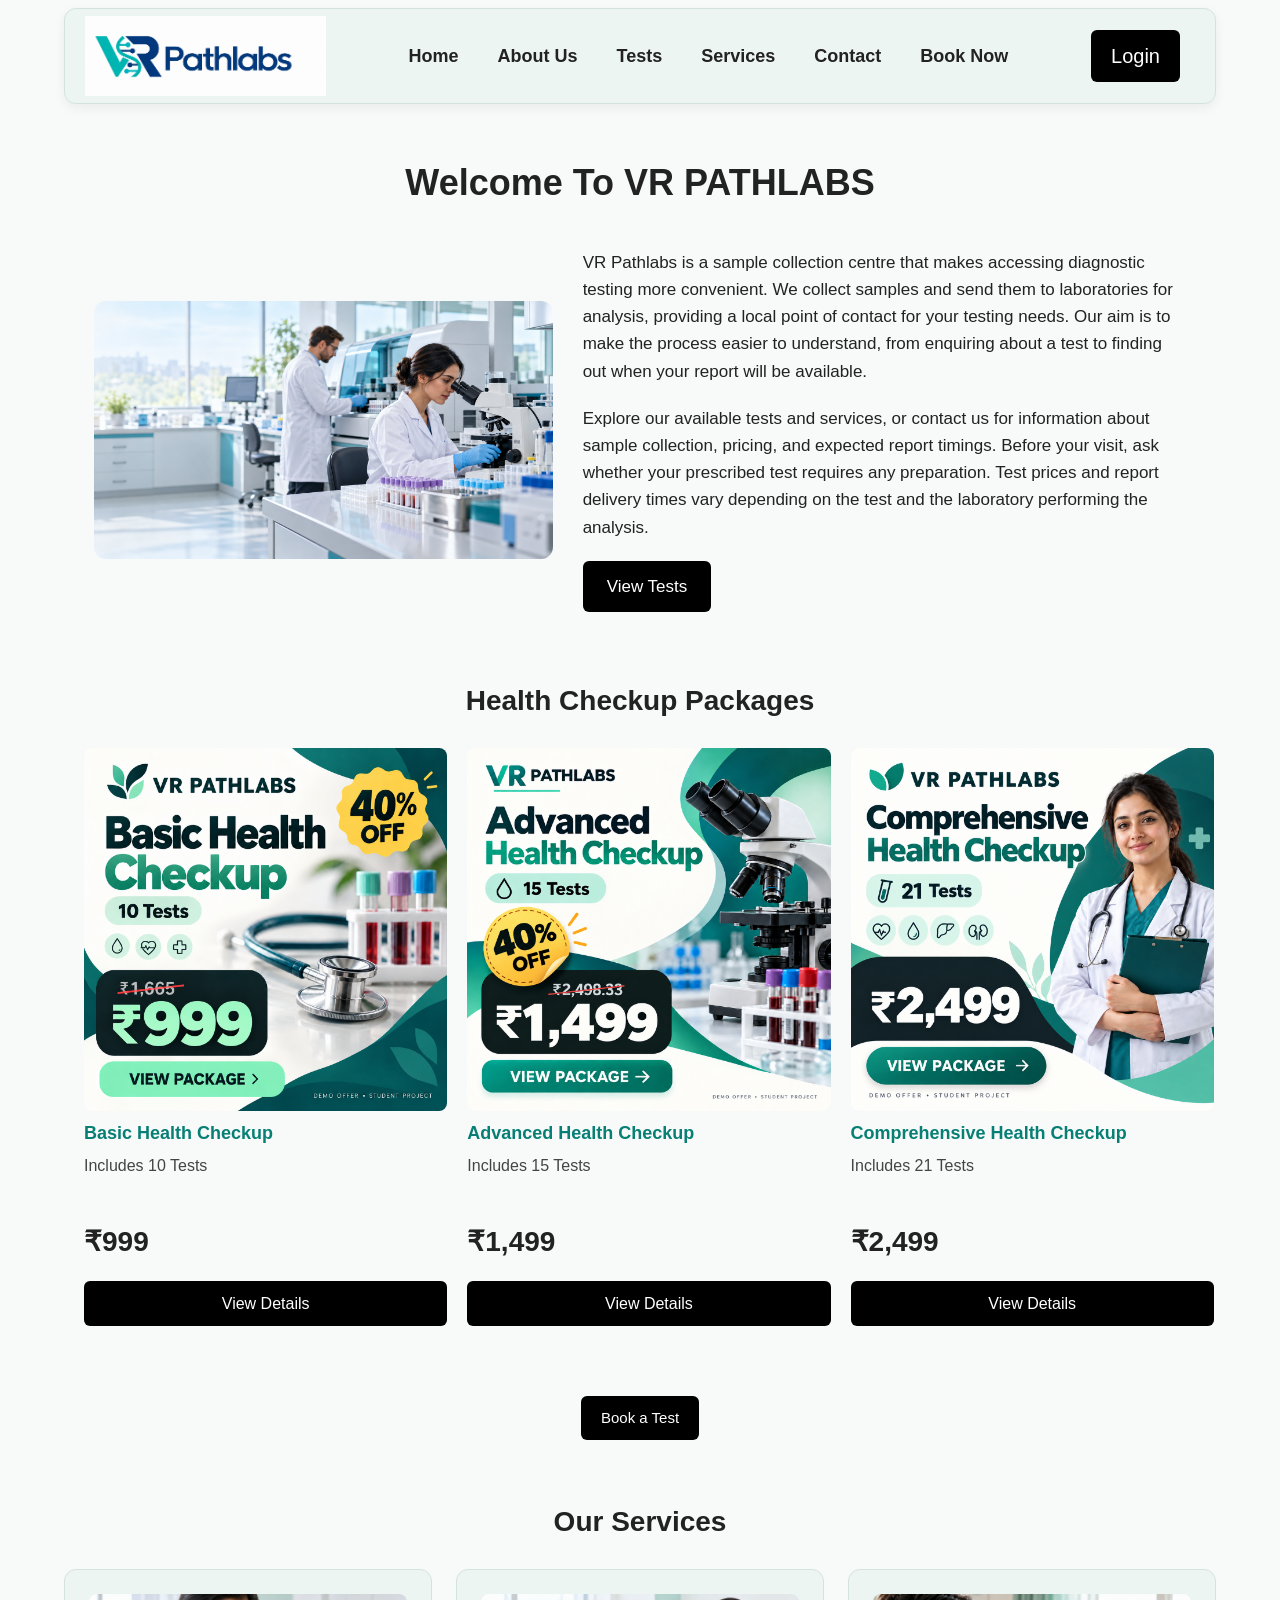
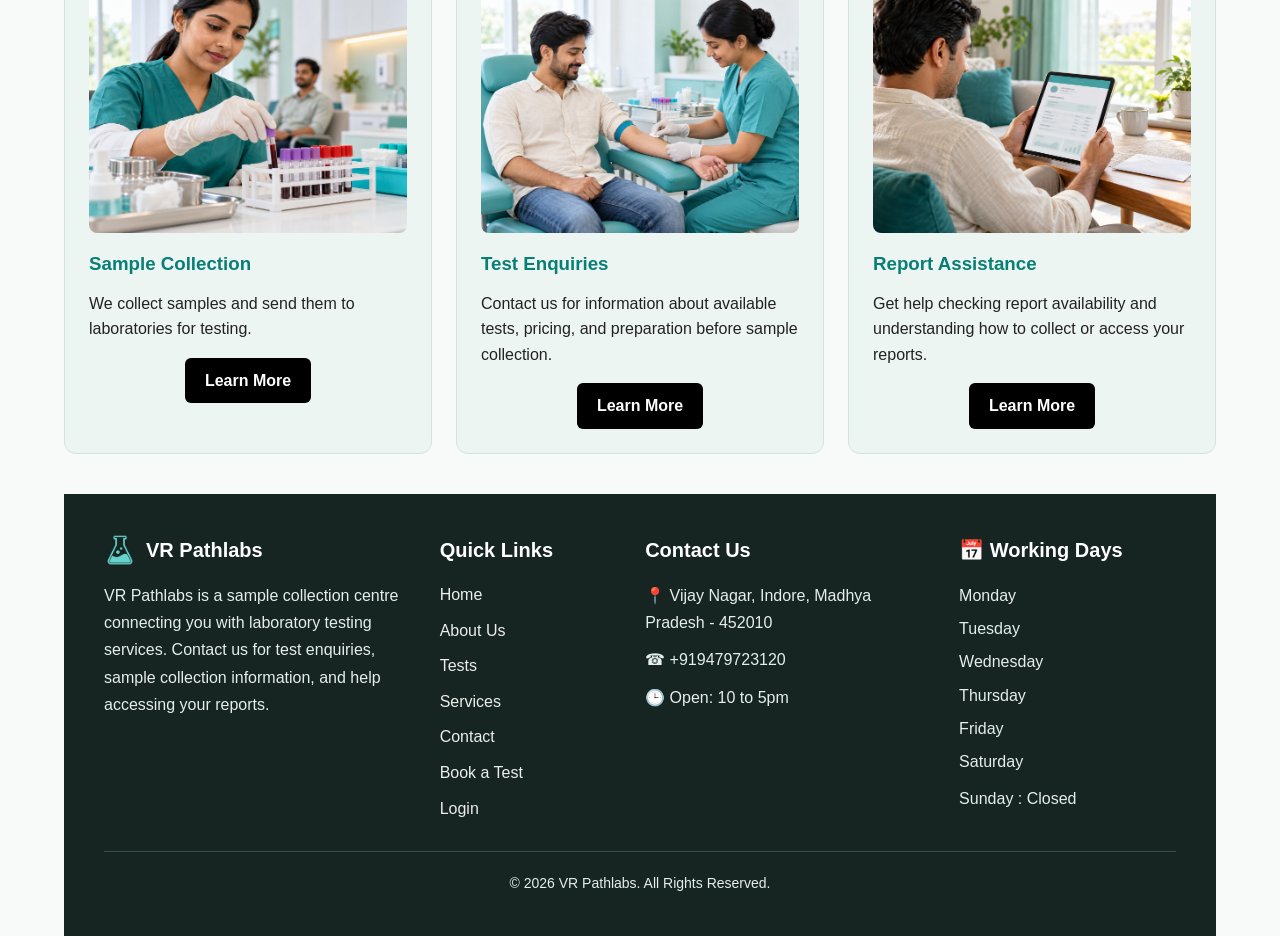
<file: index.html>
<!DOCTYPE html>

    <html lang="en">

        <head>
            <title>VR Pathlabs</title>
            <link rel="icon" href="img/footer.png">
            <link rel="stylesheet" href="style.css">
            <meta charset="UTF-8">
            <meta name="viewport" content="width=device-width, initial-scale=1.0">
        </head>

        <body>

            <!--Header Start-->


            <header>

                <nav class="nav">

                    <img class="logo" src="img/logo.png" alt="pathlabs Logo" >

                    <div class="navlinks">
                        <a href="index.html">Home</a>
                        <a href="about.html">About Us</a>
                        <a href="test.html">Tests</a>
                        <a href="services.html">Services</a>
                        <a href="contact.html">Contact</a>
                        <a href="booking.html">Book Now</a>
                    </div>

                    <a href="login.html" class="loginlink">Login</a>

                </nav>

            </header>

            <!--Header End-->

            <!-- Main Start-->
            <main>

                <h1 class="welcome">Welcome To VR PATHLABS</h1>

                <section class="hero">
                
                    <img class="labwork" src="img/lab.png" alt="pathlabs">

                    <div class="herotext">

                        <p class="intro">VR Pathlabs is a sample collection centre that
                         makes accessing diagnostic testing more convenient. We collect 
                         samples and send them to laboratories for analysis, providing a
                         local point of contact for your testing needs. Our aim is to make 
                         the process easier to understand, from enquiring about 
                         a test to finding out when your report will be available.
                        </p>

                        <p class="intro">
                         Explore our available tests and services, or contact us for
                         information about sample collection, pricing, and expected
                         report timings. Before your visit, ask whether your prescribed
                         test requires any preparation. Test prices and report delivery
                         times vary depending on the test and the laboratory performing
                         the analysis.
                        </p>

                        <a href="test.html" class="testbutton">View Tests</a>
            
                    </div>

                </section>
    
                    <div class="packages">

                        <h2>Health Checkup Packages</h2>

                        <div class="packageslider">

                            <div class="packagelist">
                                <div class="package">
                                    <img src="img/basic.png"  class="packageimg"   alt="Basic Health Checkup">
                                    <h4>Basic Health Checkup</h4>
                                    <p class="testcount">Includes 10 Tests</p>
                                    <p class="packageprice">₹999</p>
                                    <a class="packagelink" href="test.html#basic">View Details</a>

                                </div>
                                <div class="package">
                                    <img src="img/advanced.png"  class="packageimg"   alt="Advanced Health Checkup">
                                    <h4>Advanced Health Checkup</h4>
                                    <p class="testcount">Includes 15 Tests</p>
                                    <p class="packageprice">₹1,499</p>
                                    <a class="packagelink" href="test.html#advanced">View Details</a>

                                </div>
                                <div class="package">
                                    <img src="img/comp.png"  class="packageimg"   alt="Comprehensive Health Checkup">
                                    <h4>Comprehensive Health Checkup</h4>
                                    <p class="testcount">Includes 21 Tests</p>
                                    <p class="packageprice">₹2,499</p>
                                    <a class="packagelink" href="test.html#comprehensive">View Details</a>
                                </div>
                                <div class="package">
                                    <img src="img/premium.png"  class="packageimg"   alt="Premium Health Checkup">
                                    <h4>Premium Health Checkup</h4>
                                    <p class="testcount">Complete Full Body Checkup</p>
                                    <p class="packageprice">₹3,999</p>
                                    <a class="packagelink" href="test.html#premium">View Details</a>
                                </div>
                                <div class="package">
                                    <img src="img/full body.png"  class="packageimg"   alt="Full Body Checkup">
                                    <h4>Full Body Checkup</h4>
                                    <p class="testcount">Complete Full Body Checkup + Diabetes & Thyroid Checkup </p>
                                    <p class="packageprice">₹5,499</p>
                                    <a class="packagelink" href="test.html#fullbody">View Details</a>
                                </div>
                                <div class="package">
                                    <img src="img/checkup.png"  class="packageimg"   alt="Liver & Kidney Health Checkup">
                                    <h4>Liver & Kidney Health Checkup</h4>
                                    <p class="testcount">Complete full body checkup + Liver, And kidney Function Test</p>
                                    <p class="packageprice">₹6,999</p>
                                    <a class="packagelink" href="test.html#liverkidney">View Details</a>
                                </div>
                                <div class="package">
                                    <img src="img/cardiac.png"  class="packageimg"   alt="Cardiac Health Checkup">
                                    <h4>Cardiac Health Checkup</h4>
                                    <p class="testcount">Full Body Checkup + Cardiac Tests</p>
                                    <p class="packageprice">₹7,999</p>
                                    <a class="packagelink" href="test.html#cardiac">View Details</a>
                                </div>
                                <div class="package">
                                    <img src="img/senior.png"  class="packageimg"   alt="Senior Citizen Health Checkup">
                                    <h4>Senior Citizen Health Checkup</h4>
                                    <p class="testcount">complete full body checkup + Heart, Liver, And kidney Function Test</p>
                                    <p class="packageprice">₹9,999</p>
                                    <a class="packagelink" href="test.html#senior">View Details</a>
                                </div>
                                
                            </div>
                        </div>

                    </div>

                    <div class="testactions">
                        <a href="booking.html" class="booktest">Book a Test</a>
                    </div>

                    <section class="services">

                    <h2>Our Services</h2>
                    <div class="service">
                        <img src="img/sample.png" class="ourservices" alt="Sample Collection">
                        <h3>Sample Collection</h3>

                        <p> We collect samples and send them to laboratories for testing.</p>

                        <a class="servicelink" href="services.html">Learn More</a>
                    </div>

                    <div class ="service">
                        <img src="img/visit.png" class="ourservices" alt="Test Enquiries">
                        <h3>Test Enquiries</h3>

                        <p>Contact us for information about available tests, pricing,
                            and preparation before sample collection.
                        </p>

                        <a class="servicelink" href="services.html">Learn More</a>

                    </div>

                    <div class="service">
                        <img src="img/result.png" class="ourservices" alt="Report Assistance">
                        <h3>Report Assistance</h3>

                        <p>Get help checking report availability and understanding
                            how to collect or access your reports.
                        </p>

                        <a class="servicelink" href="services.html">Learn More</a>

                    </div>

                </section>


            </main>

            <!-- Main End -->

            <!-- Footer Start -->

                <footer>

                    <div class="footercontent">
                        <div class="footerabout">

                            <div class ="footerbrand"><img src="img/footer.png" class="footerimg" alt="pathlabs Logo" >
                            <h3>VR Pathlabs</h3>
                        </div>  
                            <p> VR Pathlabs is a sample collection centre connecting you
                                with laboratory testing services. Contact us for test enquiries,
                                sample collection information, and help accessing your reports.
                            </p>


                        </div>

                        <div class="footerlinks">

                            <h3>Quick Links</h3>

                            <a href="index.html">Home</a>
                            <a href="about.html">About Us</a>
                            <a href="test.html">Tests</a>
                            <a href="services.html">Services</a>
                            <a href="contact.html">Contact</a>
                            <a href="booking.html">Book a Test</a>
                            <a href="login.html">Login</a>
                    
                        </div>

                        <div class="footercontact">
                        
                            <h3>Contact Us</h3>

                            <p>📍 Vijay Nagar, Indore, Madhya Pradesh - 452010</p>
                            <p>☎ <a href="tel:+919479723120">+919479723120</a></p>

                            <p>🕒 Open: 10 to 5pm</p>

                        </div>

                        <div class="footerdays">
                            <h3>📅 Working Days</h3>

                            <p>Monday</p>
                            <p>Tuesday</p>
                            <p>Wednesday</p>
                            <p>Thursday</p>
                            <p>Friday</p>
                            <p>Saturday</p>

                            <p class="sunday">Sunday : Closed</p>

                        </div>

                    </div>

                    <p class="copyright">
                        © 2026 VR Pathlabs. All Rights Reserved.
                    </p>

                </footer>
            <!-- Footer End -->

            <script src="script.js" defer></script>
        </body>
    </html>
</file>
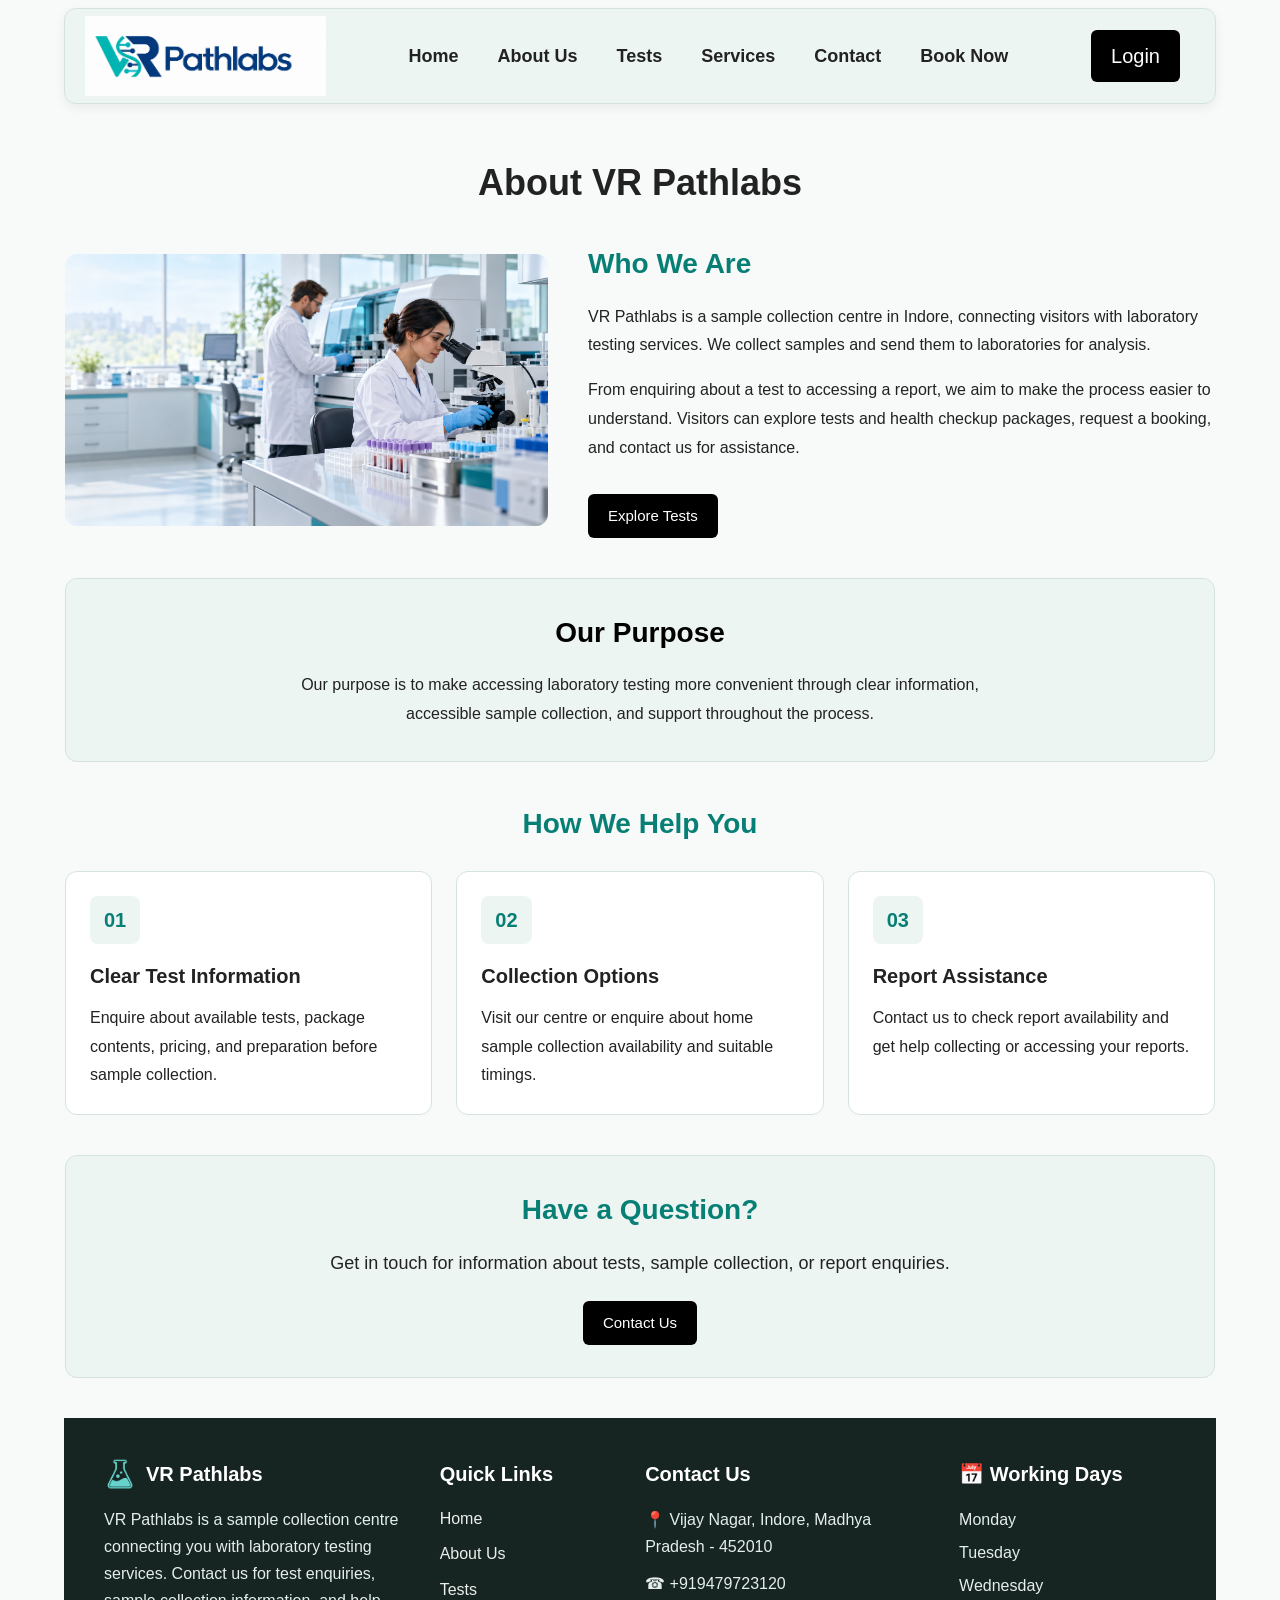
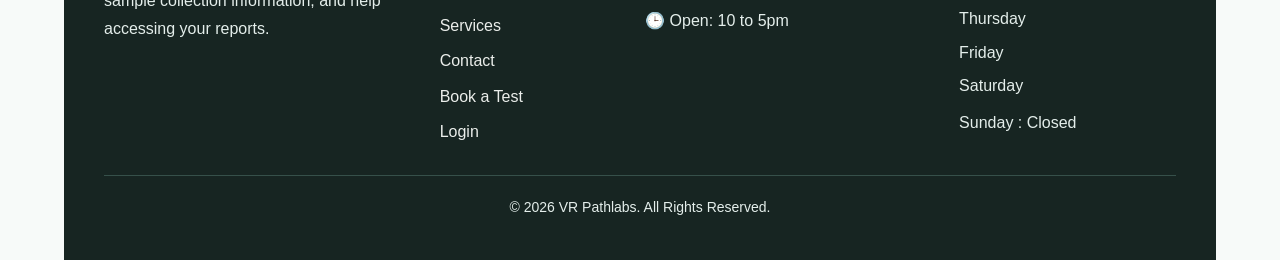
<file: about.html>
<!DOCTYPE html>

    <html lang="en">

        <head>
            <title>About | VR Pathlabs</title>
            <link rel="icon" href="img/footer.png">
            <link rel="stylesheet" href="style.css">
            <meta charset="UTF-8">
            <meta name="viewport" content="width=device-width, initial-scale=1.0">
        </head>

        <body>

            <!--Header Start-->


                <header>

                    <nav class="nav">

                        <img class="logo" src="img/logo.png" alt="pathlabs Logo" >

                        <div class="navlinks">
                            <a href="index.html">Home</a>
                            <a href="about.html">About Us</a>
                            <a href="test.html">Tests</a>
                            <a href="services.html">Services</a>
                            <a href="contact.html">Contact</a>
                            <a href="booking.html">Book Now</a>
                        </div>

                        <a href="login.html" class="loginlink">Login</a>

                    </nav>

                </header>

            <!--Header End-->

            <!-- Main Start-->
                <main class="aboutpage">

                    <h1 class="welcome">About VR Pathlabs</h1>

                    <section class="aboutintro">
                        <img src="img/lab.png" class="aboutimg"
                            alt="Laboratory testing equipment">

                        <div class="abouttext">
                            <h2>Who We Are</h2>

                            <p>
                                VR Pathlabs is a sample collection centre in Indore,
                                connecting visitors with laboratory testing services.
                                We collect samples and send them to laboratories
                                for analysis.
                            </p>

                            <p>
                                From enquiring about a test to accessing a report,
                                we aim to make the process easier to understand.
                                Visitors can explore tests and health checkup packages,
                                request a booking, and contact us for assistance.
                            </p>

                            <a href="test.html" class="booktest">Explore Tests</a>
                        </div>
                    </section>

                    <section class="aboutpurpose">
                        <h2>Our Purpose</h2>
                        <p>
                            Our purpose is to make accessing laboratory testing
                            more convenient through clear information, accessible
                            sample collection, and support throughout the process.
                        </p>
                    </section>

                    <section class="aboutsupport">
                        <h2>How We Help You</h2>

                        <div class="aboutcards">
                            <div class="aboutcard">
                                <span class="aboutnumber">01</span>
                                <h3>Clear Test Information</h3>
                                <p>
                                    Enquire about available tests, package contents,
                                    pricing, and preparation before sample collection.
                                </p>
                            </div>

                            <div class="aboutcard">
                                <span class="aboutnumber">02</span>
                                <h3>Collection Options</h3>
                                <p>
                                    Visit our centre or enquire about home sample
                                    collection availability and suitable timings.
                                </p>
                            </div>

                            <div class="aboutcard">
                                <span class="aboutnumber">03</span>
                                <h3>Report Assistance</h3>
                                <p>
                                    Contact us to check report availability and
                                    get help collecting or accessing your reports.
                                </p>
                            </div>
                        </div>
                    </section>

                    <section class="aboutcontact">
                        <h2>Have a Question?</h2>
                        <p>
                            Get in touch for information about tests,
                            sample collection, or report enquiries.
                        </p>
                        <a href="contact.html" class="booktest">Contact Us</a>
                    </section>
                </main>
            
            <!-- Main End -->

            <!-- Footer Start -->

                <footer>

                    <div class="footercontent">
                        <div class="footerabout">

                            <div class ="footerbrand"><img src="img/footer.png" class="footerimg" alt="pathlabs Logo" >
                                <h3>VR Pathlabs</h3>
                            </div>  
                            <p> VR Pathlabs is a sample collection centre connecting you
                                with laboratory testing services. Contact us for test enquiries,
                                sample collection information, and help accessing your reports.
                            </p>


                        </div>

                        <div class="footerlinks">

                            <h3>Quick Links</h3>

                            <a href="index.html">Home</a>
                            <a href="about.html">About Us</a>
                            <a href="test.html">Tests</a>
                            <a href="services.html">Services</a>
                            <a href="contact.html">Contact</a>
                            <a href="booking.html">Book a Test</a>
                            <a href="login.html">Login</a>
                
                        </div>

                        <div class="footercontact">
                        
                            <h3>Contact Us</h3>

                            <p>📍 Vijay Nagar, Indore, Madhya Pradesh - 452010</p>

                            <p>☎ <a href="tel:+919479723120">+919479723120</a></p>

                            <p>🕒 Open: 10 to 5pm</p>

                        </div>

                        <div class="footerdays">
                            <h3>📅 Working Days</h3>

                            <p>Monday</p>
                            <p>Tuesday</p>
                            <p>Wednesday</p>
                            <p>Thursday</p>
                            <p>Friday</p>
                            <p>Saturday</p>

                            <p class="sunday">Sunday : Closed</p>

                        </div>

                    </div>

                    <p class="copyright">
                        © 2026 VR Pathlabs. All Rights Reserved.
                    </p>

                </footer>
            <!-- Footer End -->
                
            <script src="script.js" defer></script>

        </body>
    </html>
</file>
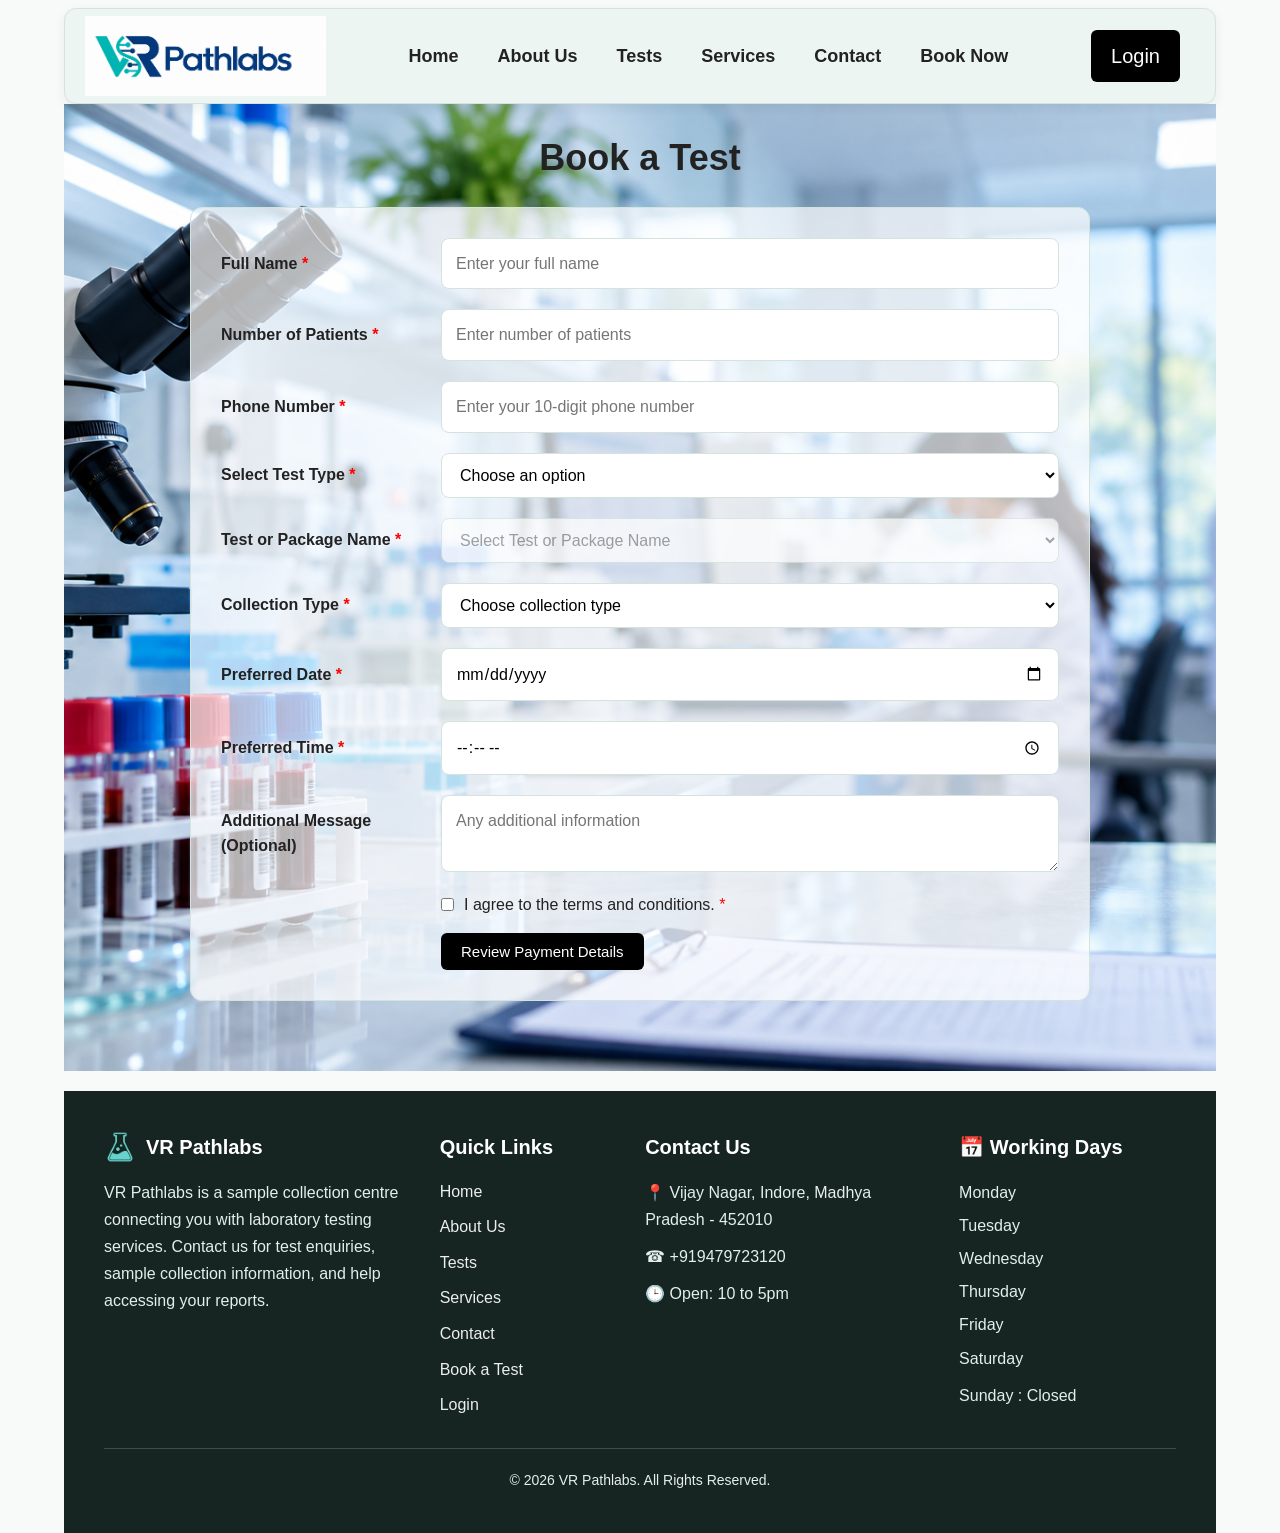
<file: booking.html>
<!DOCTYPE html>

    <html lang="en">

        <head>
            <title>Book a Test | VR Pathlabs</title>
            <link rel="icon" href="img/footer.png">
            <link rel="stylesheet" href="style.css">
            <meta charset="UTF-8">
            <meta name="viewport" content="width=device-width, initial-scale=1.0">
        </head>

        <body>

            <!--Header Start-->


                <header>

                    <nav class="nav">

                        <img class="logo" src="img/logo.png" alt="pathlabs Logo" >

                        <div class="navlinks">
                            <a href="index.html">Home</a>
                            <a href="about.html">About Us</a>
                            <a href="test.html">Tests</a>
                            <a href="services.html">Services</a>
                            <a href="contact.html">Contact</a>
                            <a href="booking.html">Book Now</a>
                        </div>

                        <a href="login.html" class="loginlink">Login</a>

                    </nav>

                </header>

            <!--Header End-->

            <!-- Main Start-->
                <main class="booking">

                    <h1 class="welcome">Book a Test</h1>

                    <!-- Step 1: Booking Form  -->

                    <form class="bookingform">
                        <div class="formgroup">
                            <label for="fullname">Full Name <span class="required">*</span></label>          
                            <input type="text" id="fullname" name="fullname"
                                placeholder="Enter your full name"
                                pattern="[A-Za-z ]+"
                                title="Please enter letters only"
                                required>

                        </div>

                        <div class="formgroup">
                        <label for="patients">Number of Patients <span class="required">*</span></label>
                        <input type="number" id="patients" name="patients"
                        min="1" step="1" placeholder="Enter number of patients" required>
                        </div>

                        <div class="formgroup">
                            <label for="contactphone">Phone Number <span class="required">*</span></label>
                            <input type="tel"
                            id="contactphone"
                            name="phone"
                            placeholder="Enter your 10-digit phone number"
                            pattern="[1-9][0-9]{9}"
                            maxlength="10"
                            title="Enter a 10-digit number that does not start with 0"
                            required>

                        </div>
                        <div class="formgroup">
                            <label for="testtype">Select Test Type <span class="required">*</span></label>
                            <select id="testtype" name="testtype" required>
                                <option value="">Choose an option</option>
                                <option value="packages">Health Checkup Packages</option>
                                <option value="individual">Individual Tests</option>
                                <option value="categories">Tests by Category</option>
                            </select>
                        </div>

                        <div class="formgroup">
                            <label for="testname">Test or Package Name <span class="required">*</span></label>
                            <select id="testname" name="testname" required disabled>
                                <option value="">Select Test Type first</option>
                            </select>
                        </div>

                        <div class="formgroup">
                            <label for="collection">Collection Type <span class="required">*</span></label>
                            <select id="collection" name="collection" required>
                                <option value="">Choose collection type</option>
                                <option value="centre">Visit Centre</option>
                                <option value="home">Home Sample Collection</option>
                            </select>
                        </div>

                        <div class="formgroup">
                            <label for="date">Preferred Date <span class="required">*</span></label>
                            <input type="date" id="date" name="date" required>
                        </div>

                        <div class="formgroup">
                            <label for="time">
                                Preferred Time <span class="required">*</span>
                            </label>

                               <input type="time" id="time" name="time"
                                min="10:00" max="17:00"
                                aria-label="Preferred time between 10 AM and 5 PM"
                                onclick="showTimeAlert()" required>
                        </div>
                                
                        <div class="formgroup">
                            <label for="address">Address <span class="required">*</span></label>
                            <textarea id="address" name="address" rows="2"
                                placeholder="Enter your full address" required></textarea>
                        </div>

                        <div class="formgroup">
                            <label for="message">Additional Message (Optional)</label>
                            <textarea id="message" name="message" rows="2"
                                    placeholder="Any additional information"></textarea>
                        </div>

                        <div class="bookingterms">
                            <input type="checkbox" id="terms" name="terms" required>
                            <label for="terms">I agree to the terms and conditions. <span class="required">*</span></label>
                        </div>

                        <button type="button" class="booktest" id="continuepayment">
                            Review Payment Details
                        </button>

                    </form>

                    <!-- Step 2: Payment Details -->

                    <section class="paymentsummary" id="paymentsummary" hidden>

                        <h2>Step 2: Payment Details</h2>

                        <div class="paymentdetails">

                            <p>
                                Test Name:
                                <span id="testName">-</span>
                            </p>

                            <p>
                                Package Name:
                                 <span id="packageName">-</span>
                            </p>

                            <p>
                                Number of Patients:
                                <span id="paymentpatients">0</span>
                            </p>

                            <p>
                                Test Amount:
                                ₹<span id="testamount">0</span>
                            </p>

                            <p id="homeVisitRow">
                                Home Visit Charge:
                                ₹<span id="visitcharge">0</span>
                            </p>

                            <h3>
                                Total Amount:
                                ₹<span id="totalamount">0</span>
                            </h3>

                            <p>
                                Payment Method: <span id="paymentmethod">-</span>
                            </p>
                            <p>
                                Payment Status: Pay on Visit
                            </p>

                        </div>

                        <button type="button" class="booktest" id="confirmbooking">
                            Confirm Booking
                        </button>

                    </section>

                </main>
            <!-- Main End -->

            <!-- Footer Start -->

                <footer>

                    <div class="footercontent">
                        <div class="footerabout">

                            <div class ="footerbrand"><img src="img/footer.png" class="footerimg" alt="pathlabs Logo" >
                                <h3>VR Pathlabs</h3>
                            </div>  
                            <p> VR Pathlabs is a sample collection centre connecting you
                                with laboratory testing services. Contact us for test enquiries,
                                sample collection information, and help accessing your reports.
                            </p>


                        </div>

                        <div class="footerlinks">

                            <h3>Quick Links</h3>

                            <a href="index.html">Home</a>
                            <a href="about.html">About Us</a>
                            <a href="test.html">Tests</a>
                            <a href="services.html">Services</a>
                            <a href="contact.html">Contact</a>
                            <a href="booking.html">Book a Test</a>
                            <a href="login.html">Login</a>
                    
                        </div>

                        <div class="footercontact">
                        
                            <h3>Contact Us</h3>

                            <p>📍 Vijay Nagar, Indore, Madhya Pradesh - 452010</p>

                            <p>☎ <a href="tel:+919479723120">+919479723120</a></p>

                            <p>🕒 Open: 10 to 5pm</p>

                        </div>

                        <div class="footerdays">
                            <h3>📅 Working Days</h3>

                            <p>Monday</p>
                            <p>Tuesday</p>
                            <p>Wednesday</p>
                            <p>Thursday</p>
                            <p>Friday</p>
                            <p>Saturday</p>

                            <p class="sunday">Sunday : Closed</p>

                        </div>

                    </div>

                    <p class="copyright">
                        © 2026 VR Pathlabs. All Rights Reserved.
                    </p>

                </footer>
            <!-- Footer End -->

            <script src="script.js" defer></script>
        </body>
    </html>
</file>
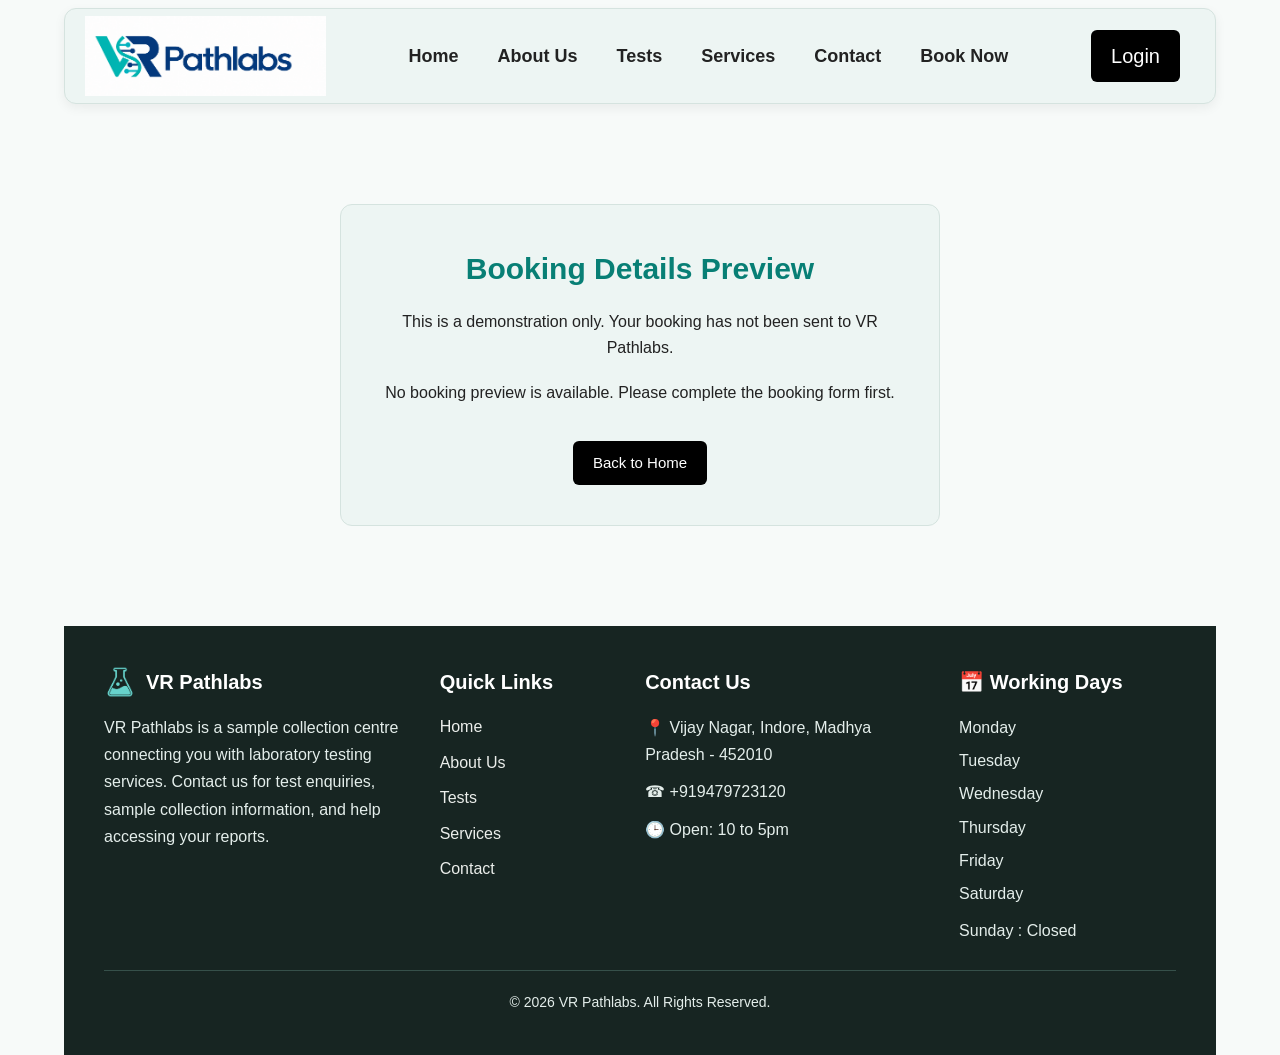
<file: confirmation.html>
<!DOCTYPE html>

    <html lang="en">

        <head>
            <title>Booking Confirmation | VR Pathlabs</title>
            <link rel="icon" href="img/logo.png">
            <link rel="stylesheet" href="style.css">
            <meta charset="UTF-8">
            <meta name="viewport" content="width=device-width, initial-scale=1.0">
        </head>

        <body>

            <!--Header Start-->


                <header>

                    <nav class="nav">

                        <img class="logo" src="img/logo.png" alt="pathlabs Logo" >

                        <div class="navlinks">
                            <a href="index.html">Home</a>
                            <a href="about.html">About Us</a>
                            <a href="test.html">Tests</a>
                            <a href="services.html">Services</a>
                            <a href="contact.html">Contact</a>
                            <a href="booking.html">Book Now</a>
                        </div>

                        <a href="login.html" class="loginlink">Login</a>

                    </nav>

                </header>

            <!--Header End-->

            <!-- Main Start-->
                <main class="confirmation">
                    <h1>Booking Details Preview</h1>
                    <p>This is a demonstration only. Your booking has not been sent to VR Pathlabs.</p>
                    <div id="bookingpreview" hidden>
                        <p><strong>Name:</strong> <span id="previewname"></span></p>
                        <p><strong>Test:</strong> <span id="previewtest"></span></p>
                        <p><strong>Patients:</strong> <span id="previewpatients"></span></p>
                        <p><strong>Collection:</strong> <span id="previewcollection"></span></p>
                        <p><strong>Date:</strong> <span id="previewdate"></span></p>
                        <p><strong>Time:</strong> <span id="previewtime"></span></p>
                        <p><strong>Total:</strong> ₹<span id="previewtotal"></span></p>
                    </div>
                    <p id="previewmissing" hidden>No booking preview is available. Please complete the booking form first.</p>
                    <a href="index.html" class="booktest">Back to Home</a>
                </main>
            <!-- Main End -->

            <!-- Footer Start -->

                <footer>

                    <div class="footercontent">
                        <div class="footerabout">

                            <div class ="footerbrand"><img src="img/footer.png" class="footerimg" alt="pathlabs Logo" >
                                <h3>VR Pathlabs</h3>
                            </div>  
                            <p> VR Pathlabs is a sample collection centre connecting you
                                with laboratory testing services. Contact us for test enquiries,
                                sample collection information, and help accessing your reports.
                            </p>


                        </div>

                        <div class="footerlinks">

                            <h3>Quick Links</h3>

                            <a href="index.html" >Home</a>
                            <a href="about.html">About Us</a>
                            <a href="test.html">Tests</a>
                            <a href="services.html">Services</a>
                            <a href="contact.html">Contact</a>
                    
                        </div>

                        <div class="footercontact">
                        
                            <h3>Contact Us</h3>

                            <p>📍 Vijay Nagar, Indore, Madhya Pradesh - 452010</p>

                            <p>☎ <a href="tel:+919479723120">+919479723120</a></p>

                            <p>🕒 Open: 10 to 5pm</p>

                        </div>

                        <div class="footerdays">
                            <h3>📅 Working Days</h3>

                            <p>Monday</p>
                            <p>Tuesday</p>
                            <p>Wednesday</p>
                            <p>Thursday</p>
                            <p>Friday</p>
                            <p>Saturday</p>

                            <p class="sunday">Sunday : Closed</p>

                        </div>

                    </div>

                    <p class="copyright">
                        © 2026 VR Pathlabs. All Rights Reserved.
                    </p>

                </footer>
            <!-- Footer End -->

            <script src="script.js" defer></script>
        </body>
    </html>
</file>
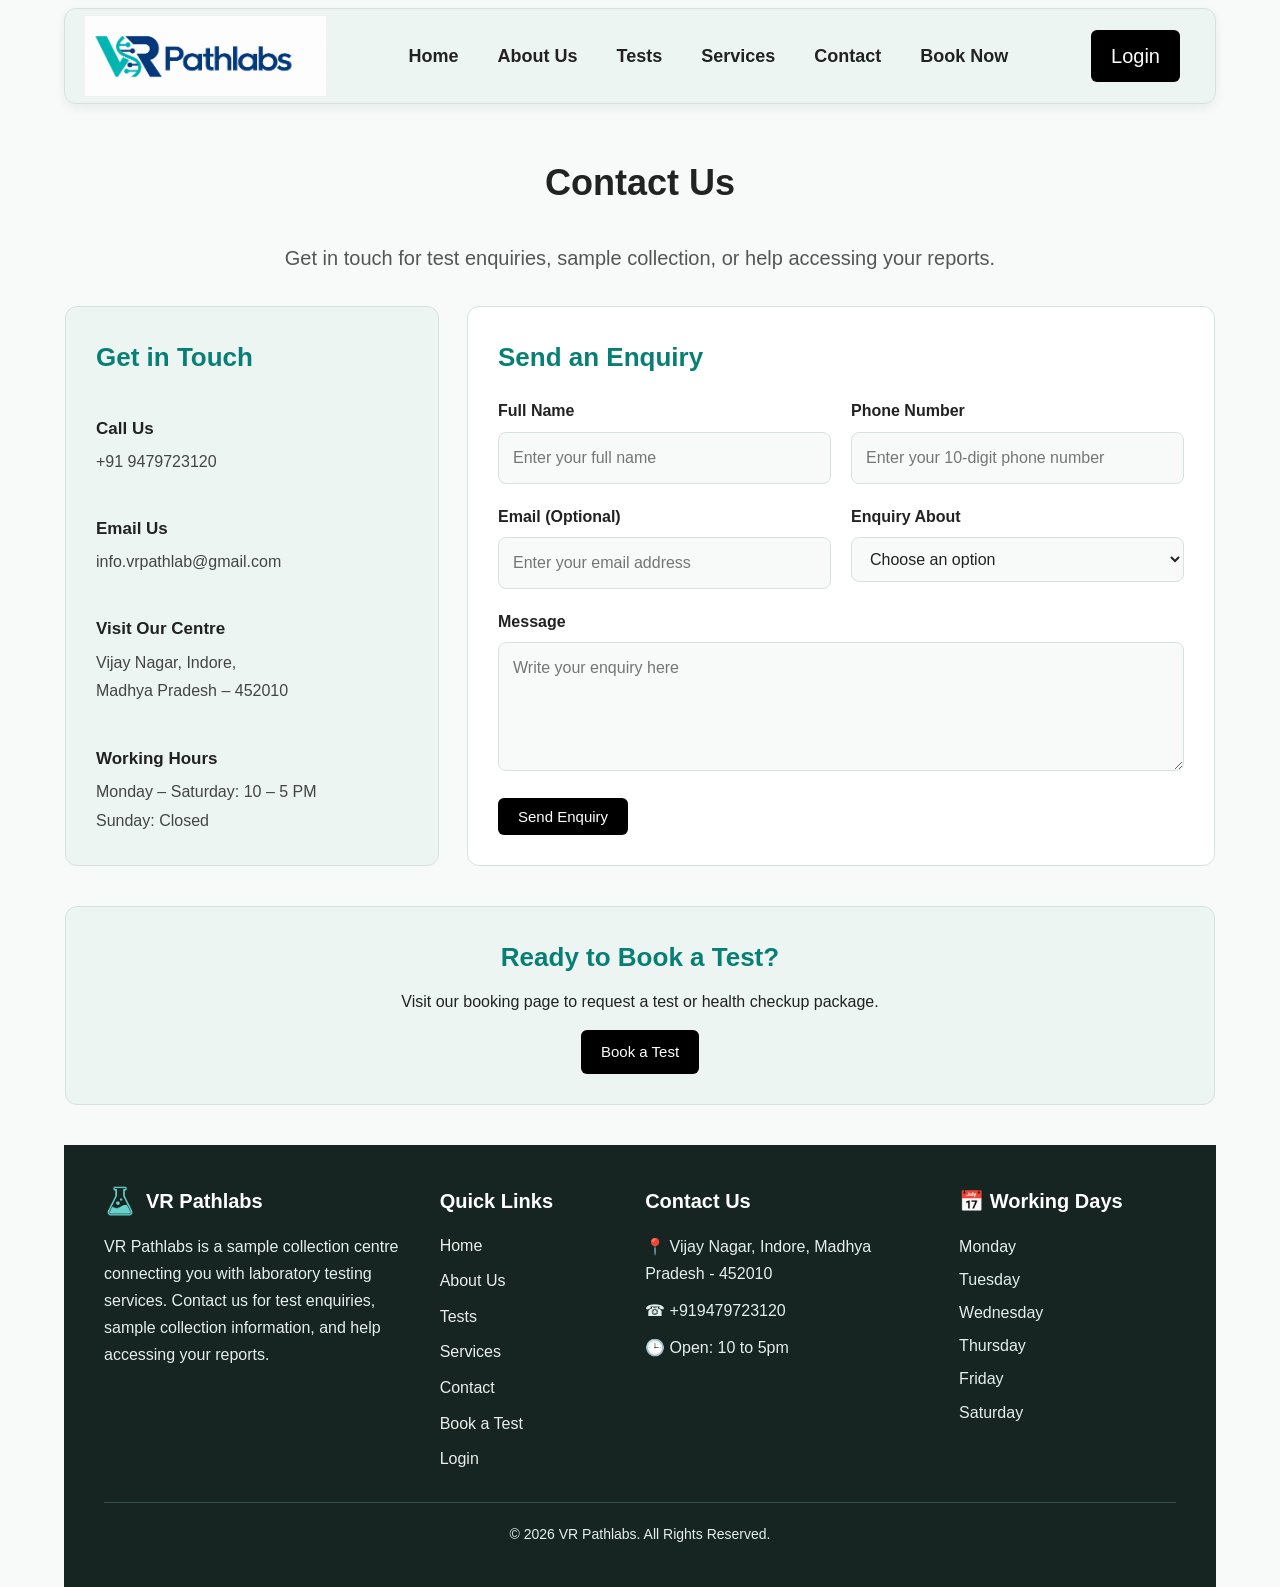
<file: contact.html>
<!DOCTYPE html>

    <html lang="en">

        <head>
            <title>Contact | VR Pathlabs</title>
            <link rel="icon" href="img/footer.png">
            <link rel="stylesheet" href="style.css">
            <meta charset="UTF-8">
            <meta name="viewport" content="width=device-width, initial-scale=1.0">
        </head>

        <body>

            <!--Header Start-->


                <header>

                    <nav class="nav">

                        <img class="logo" src="img/logo.png" alt="pathlabs Logo" >

                        <div class="navlinks">
                            <a href="index.html">Home</a>
                            <a href="about.html">About Us</a>
                            <a href="test.html">Tests</a>
                            <a href="services.html">Services</a>
                            <a href="contact.html">Contact</a>
                            <a href="booking.html">Book Now</a>
                        </div>

                        <a href="login.html" class="loginlink">Login</a>

                    </nav>

                </header>

            <!--Header End-->

            <!-- Main Start-->

                <main class="contactpage">

                    <h1 class="welcome">Contact Us</h1>

                    <p class="contactintro">
                        Get in touch for test enquiries, sample collection,
                        or help accessing your reports.
                    </p>

                    <div class="contactlayout">

                        <section class="contactinfo">
                            <h2>Get in Touch</h2>

                            <div class="contactitem">
                                <h3>Call Us</h3>
                                <a href="tel:+919479723120">+91 9479723120</a>
                            </div>

                            <div class="contactitem">
                                <h3>Email Us</h3>
                                <a href="mailto:info.vrpathlab@gmail.com">
                                    info.vrpathlab@gmail.com
                                </a>
                            </div>

                            <div class="contactitem">
                                <h3>Visit Our Centre</h3>
                                <p>Vijay Nagar, Indore,<br>
                                    Madhya Pradesh – 452010</p>
                            </div>

                            <div class="contactitem">
                                <h3>Working Hours</h3>
                                <p>Monday – Saturday: 10 – 5 PM</p>
                                <p>Sunday: Closed</p>
                            </div>
                        </section>

                        <section class="contactenquiry">
                            <h2>Send an Enquiry</h2>

                            <form class="contactform" id="contactform">

                                <!-- Full Name -->
                                <div class="contactfield">
                                    <label for="contactname">Full Name</label>
                                    <input type="text"
                                        id="contactname"
                                        name="fullname"
                                        placeholder="Enter your full name"
                                        minlength="2"
                                        maxlength="50"
                                        pattern="[A-Za-z]+( +[A-Za-z]+)*"
                                        title="Enter a valid name using only letters and spaces"
                                        required>
                                </div>

                                <!-- Phone Number -->
                                <div class="contactfield">
                                    <label for="contactphone">Phone Number</label>
                                    <input type="tel"
                                    id="contactphone"
                                    name="phone"
                                    placeholder="Enter your 10-digit phone number"
                                    pattern="[1-9][0-9]{9}"
                                    maxlength="10"
                                    title="Enter a 10-digit number that does not start with 0"
                                    required>
                                </div>

                                <div class="contactfield">
                                    <label for="contactemail">Email (Optional)</label>
                                    <input type="email" id="contactemail" name="email"
                                        placeholder="Enter your email address">
                                </div>

                                <div class="contactfield">
                                    <label for="enquirytype">Enquiry About</label>
                                    <select id="enquirytype" name="enquirytype" required>
                                        <option value="">Choose an option</option>
                                        <option value="tests">Tests and Packages</option>
                                        <option value="collection">Home Sample Collection</option>
                                        <option value="reports">Report Assistance</option>
                                        <option value="other">Other Enquiry</option>
                                    </select>
                                </div>

                                <div class="contactfield contactmessage">
                                    <label for="contactmessage">Message</label>
                                    <textarea id="contactmessage" name="message" rows="4"
                                        placeholder="Write your enquiry here" required></textarea>
                                </div>

                                <div class="contactsubmit">
                                    <button type="submit" class="booktest">
                                        Send Enquiry
                                    </button>
                                </div>

                            </form>
                        </section>

                    </div>

                    <section class="contactbooking">
                        <h2>Ready to Book a Test?</h2>
                        <p>Visit our booking page to request a test or health checkup package.</p>
                        <a href="booking.html" class="booktest">Book a Test</a>
                    </section>

                </main>

            <!-- Main End -->

            <!-- Footer Start -->

                <footer>

                    <div class="footercontent">
                        <div class="footerabout">

                            <div class ="footerbrand"><img src="img/footer.png" class="footerimg" alt="pathlabs Logo" >
                                <h3>VR Pathlabs</h3>
                            </div>  
                            <p> VR Pathlabs is a sample collection centre connecting you
                                with laboratory testing services. Contact us for test enquiries,
                                sample collection information, and help accessing your reports.
                            </p>


                        </div>

                        <div class="footerlinks">

                            <h3>Quick Links</h3>

                            <a href="index.html">Home</a>
                            <a href="about.html">About Us</a>
                            <a href="test.html">Tests</a>
                            <a href="services.html">Services</a>
                            <a href="contact.html">Contact</a>
                            <a href="booking.html">Book a Test</a>
                            <a href="login.html">Login</a>
                    
                        </div>

                        <div class="footercontact">
                        
                            <h3>Contact Us</h3>

                            <p>📍 Vijay Nagar, Indore, Madhya Pradesh - 452010</p>

                            <p>☎ <a href="tel:+919479723120">+919479723120</a></p>

                            <p>🕒 Open: 10 to 5pm</p>

                        </div>

                        <div class="footerdays">
                            <h3>📅 Working Days</h3>

                            <p>Monday</p>
                            <p>Tuesday</p>
                            <p>Wednesday</p>
                            <p>Thursday</p>
                            <p>Friday</p>
                            <p>Saturday</p>

                        </div>

                    </div>

                    <p class="copyright">
                        © 2026 VR Pathlabs. All Rights Reserved.
                    </p>

                </footer>
            <!-- Footer End -->

            <script src="script.js" defer></script>

        </body>
    </html>
</file>
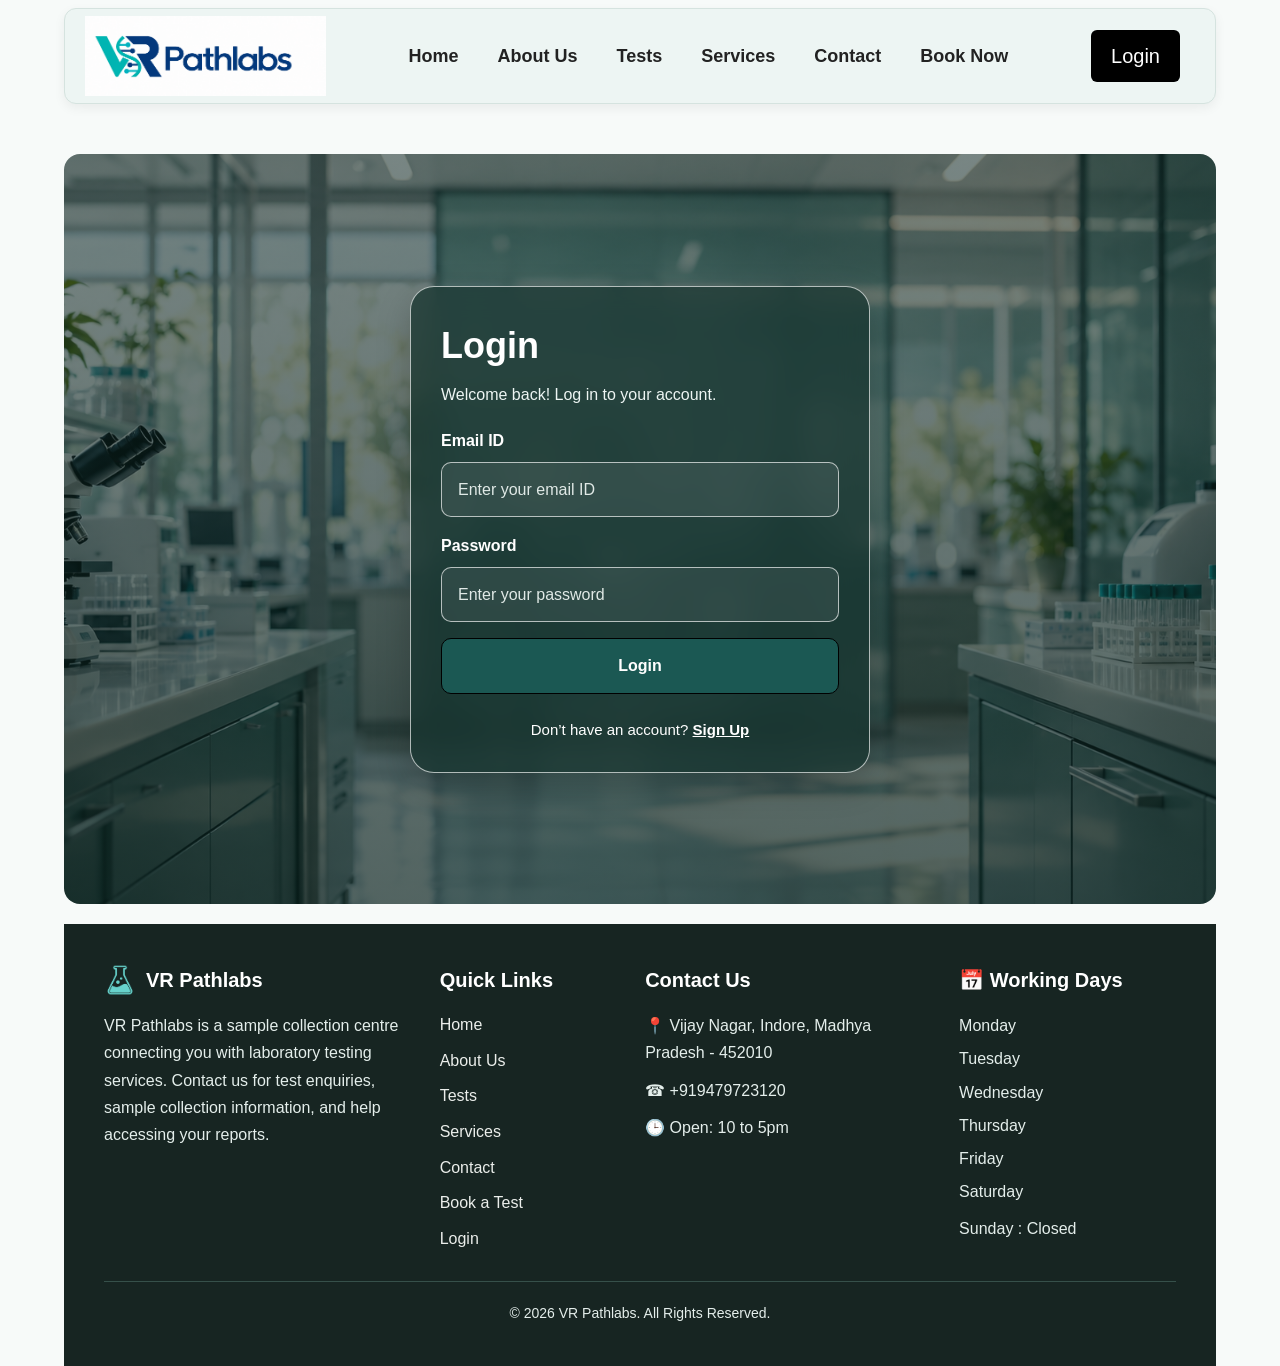
<file: login.html>
<!DOCTYPE html>

    <html lang="en">

        <head>
            <title>Login | VR Pathlabs</title>
            <link rel="icon" href="img/footer.png">
            <link rel="stylesheet" href="style.css">
            <meta charset="UTF-8">
            <meta name="viewport" content="width=device-width, initial-scale=1.0">
        </head>

        <body>

            <!--Header Start-->


                <header>

                    <nav class="nav">

                        <img class="logo" src="img/logo.png" alt="pathlabs Logo" >

                        <div class="navlinks">
                            <a href="index.html">Home</a>
                            <a href="about.html">About Us</a>
                            <a href="test.html">Tests</a>
                            <a href="services.html">Services</a>
                            <a href="contact.html">Contact</a>
                            <a href="booking.html">Book Now</a>
                        </div>

                        <a href="login.html" class="loginlink">Login</a>

                    </nav>

                </header>

            <!--Header End-->

            <!-- Main Start-->
                <main class="loginpage">

                    <section class="logincard">
                        <h1>Login</h1>
                        <p class="loginwelcome">
                            Welcome back! Log in to your account.
                        </p>

                        <form class="loginform" id="loginform">

                            <div class="loginfield">
                                <label for="loginemail">Email ID</label>
                                <input type="email" id="loginemail" name="email"
                                    placeholder="Enter your email ID"
                                    autocomplete="username" required>
                            </div>

                            <div class="loginfield">
                                <label for="loginpassword">Password</label>
                                <input type="password"
                                    id="loginpassword"
                                    name="password"
                                    placeholder="Enter your password"
                                    autocomplete="current-password"
                                    required>
                            </div>

                            <!-- <label class="loginremember">
                                <input type="checkbox" name="remember">
                                Remember me
                            </label> -->

                            <button type="submit" class="loginbutton">
                                Login
                            </button>

                        </form>

                        <!-- <div class="loginseparator">or</div>

                        <button type="button" class="logingoogle">
                            Continue with Google
                        </button> -->

                        <p class="loginsignup">
                            Don’t have an account?
                            <a href="signup.html">Sign Up</a>
                        </p>
                    </section>

                </main>
            <!-- Main End -->

            <!-- Footer Start -->

                <footer>

                    <div class="footercontent">
                        <div class="footerabout">

                            <div class ="footerbrand"><img src="img/footer.png" class="footerimg" alt="pathlabs Logo" >
                                <h3>VR Pathlabs</h3>
                            </div>  
                            <p> VR Pathlabs is a sample collection centre connecting you
                                with laboratory testing services. Contact us for test enquiries,
                                sample collection information, and help accessing your reports.
                            </p>


                        </div>

                        <div class="footerlinks">

                            <h3>Quick Links</h3>

                            <a href="index.html">Home</a>
                            <a href="about.html">About Us</a>
                            <a href="test.html">Tests</a>
                            <a href="services.html">Services</a>
                            <a href="contact.html">Contact</a>
                            <a href="booking.html">Book a Test</a>
                            <a href="login.html">Login</a>
                    
                        </div>

                        <div class="footercontact">
                        
                            <h3>Contact Us</h3>

                            <p>📍 Vijay Nagar, Indore, Madhya Pradesh - 452010</p>

                            <p>☎ <a href="tel:+919479723120">+919479723120</a></p>

                            <p>🕒 Open: 10 to 5pm</p>

                        </div>

                        <div class="footerdays">
                            <h3>📅 Working Days</h3>

                            <p>Monday</p>
                            <p>Tuesday</p>
                            <p>Wednesday</p>
                            <p>Thursday</p>
                            <p>Friday</p>
                            <p>Saturday</p>

                            <p class="sunday">Sunday : Closed</p>

                        </div>

                    </div>

                    <p class="copyright">
                        © 2026 VR Pathlabs. All Rights Reserved.
                    </p>

                </footer>
            <!-- Footer End -->

            <script src="script.js" defer></script>

        </body>
    </html>
</file>
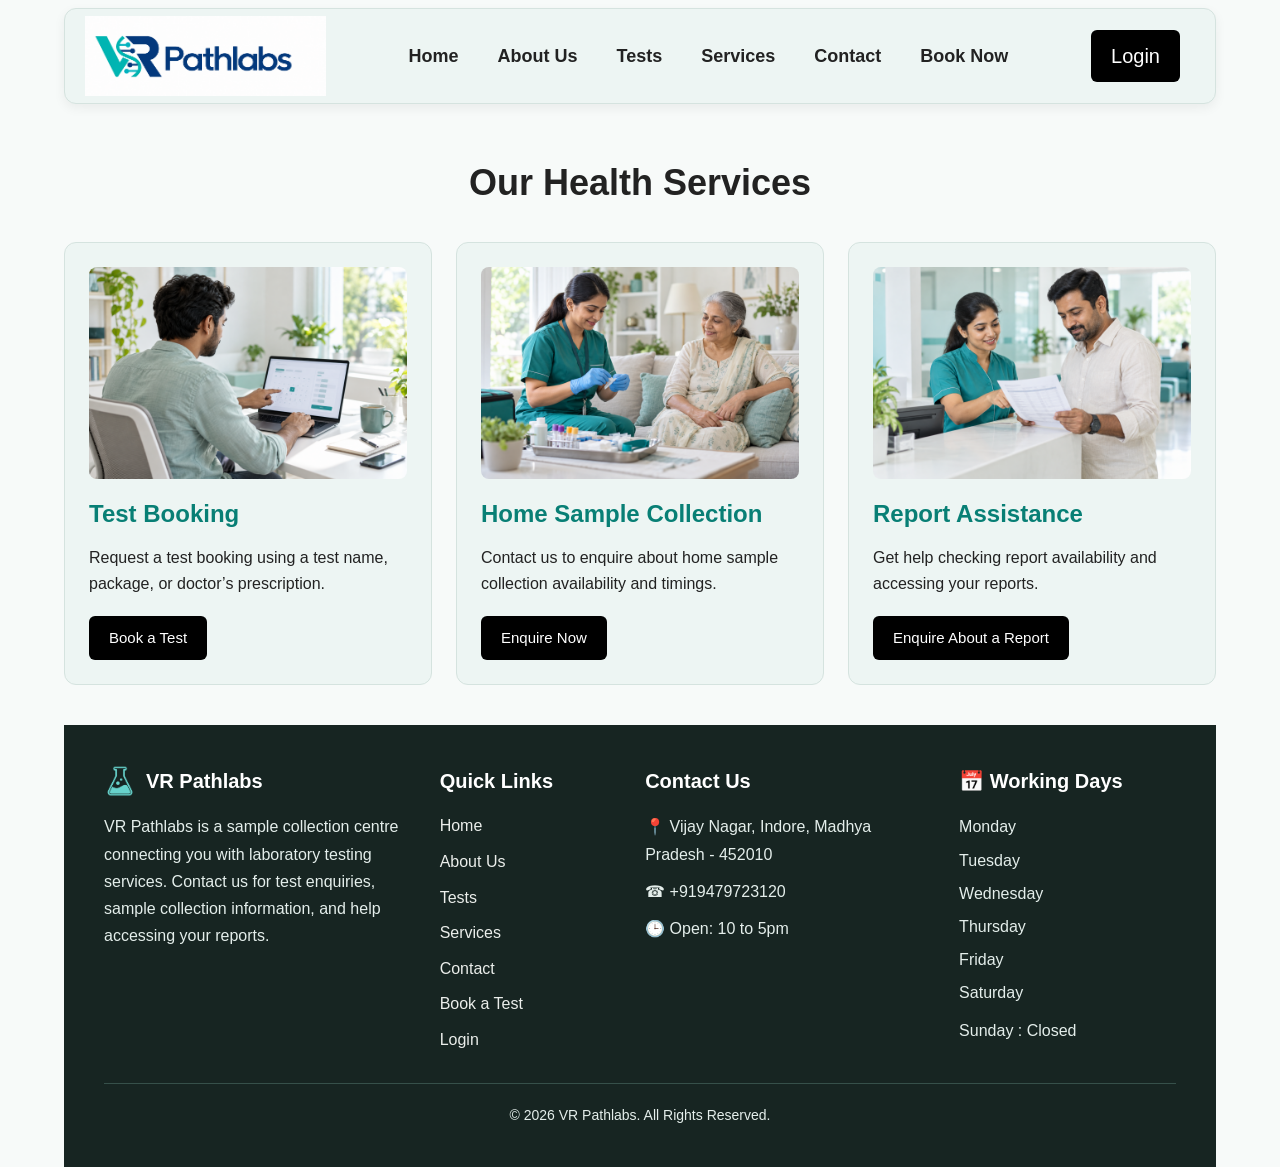
<file: services.html>
<!DOCTYPE html>

    <html lang="en">

        <head>
            <title>Services | VR Pathlabs</title>
            <link rel="icon" href="img/footer.png">
            <link rel="stylesheet" href="style.css">
            <meta charset="UTF-8">
            <meta name="viewport" content="width=device-width, initial-scale=1.0">
        </head>

        <body>

            <!--Header Start-->


                <header>

                    <nav class="nav">

                        <img class="logo" src="img/logo.png" alt="pathlabs Logo" >

                        <div class="navlinks">
                            <a href="index.html">Home</a>
                            <a href="about.html">About Us</a>
                            <a href="test.html">Tests</a>
                            <a href="services.html">Services</a>
                            <a href="contact.html">Contact</a>
                            <a href="booking.html">Book Now</a>
                        </div>

                        <a href="login.html" class="loginlink">Login</a>

                    </nav>

                </header>

            <!--Header End-->

            <!-- Main Start-->
                <main>

                    <h1 class="welcome">Our Health Services</h1>

                    <section class="serviceoptions">

                        <div class="servicecard">
                            <img src="img/testbooking.png" alt="Booking a lab test online">
                            <h2>Test Booking</h2>
                            <p>Request a test booking using a test name,
                                 package, or doctor’s prescription.</p>
                            <a href="booking.html" class="booktest">Book a Test</a>
                        </div>

                        <div class="servicecard">
                            <img src="img/homecollection.png" alt="Home sample collection visit">
                            <h2>Home Sample Collection</h2>
                            <p>Contact us to enquire about home sample 
                                collection availability and timings.</p>
                            <a href="contact.html" class="booktest">Enquire Now</a>
                        </div>

                        <div class="servicecard">
                            <img src="img/reportassistance.png" alt="Staff helping a visitor access a lab report">
                            <h2>Report Assistance</h2>
                            <p>Get help checking report availability and
                                 accessing your reports.</p>
                            <a href="contact.html" class="booktest">Enquire About a Report</a>
                        </div>

                    </section>


                </main>
            <!-- Main End -->

            <!-- Footer Start -->

                <footer>

                    <div class="footercontent">
                        <div class="footerabout">

                            <div class ="footerbrand"><img src="img/footer.png" class="footerimg" alt="pathlabs Logo" >
                                <h3>VR Pathlabs</h3>
                            </div>  
                            <p> VR Pathlabs is a sample collection centre connecting you
                                with laboratory testing services. Contact us for test enquiries,
                                sample collection information, and help accessing your reports.
                            </p>


                        </div>

                        <div class="footerlinks">

                            <h3>Quick Links</h3>

                            <a href="index.html">Home</a>
                            <a href="about.html">About Us</a>
                            <a href="test.html">Tests</a>
                            <a href="services.html">Services</a>
                            <a href="contact.html">Contact</a>
                            <a href="booking.html">Book a Test</a>
                            <a href="login.html">Login</a>
                    
                        </div>

                        <div class="footercontact">
                        
                            <h3>Contact Us</h3>

                            <p>📍 Vijay Nagar, Indore, Madhya Pradesh - 452010</p>

                            <p>☎ <a href="tel:+919479723120">+919479723120</a></p>

                            <p>🕒 Open: 10 to 5pm</p>

                        </div>

                        <div class="footerdays">
                            <h3>📅 Working Days</h3>

                            <p>Monday</p>
                            <p>Tuesday</p>
                            <p>Wednesday</p>
                            <p>Thursday</p>
                            <p>Friday</p>
                            <p>Saturday</p>

                            <p class="sunday">Sunday : Closed</p>

                        </div>

                    </div>

                    <p class="copyright">
                        © 2026 VR Pathlabs. All Rights Reserved.
                    </p>

                </footer>
            <!-- Footer End -->

            <script src="script.js" defer></script>

        </body>
    </html>
</file>
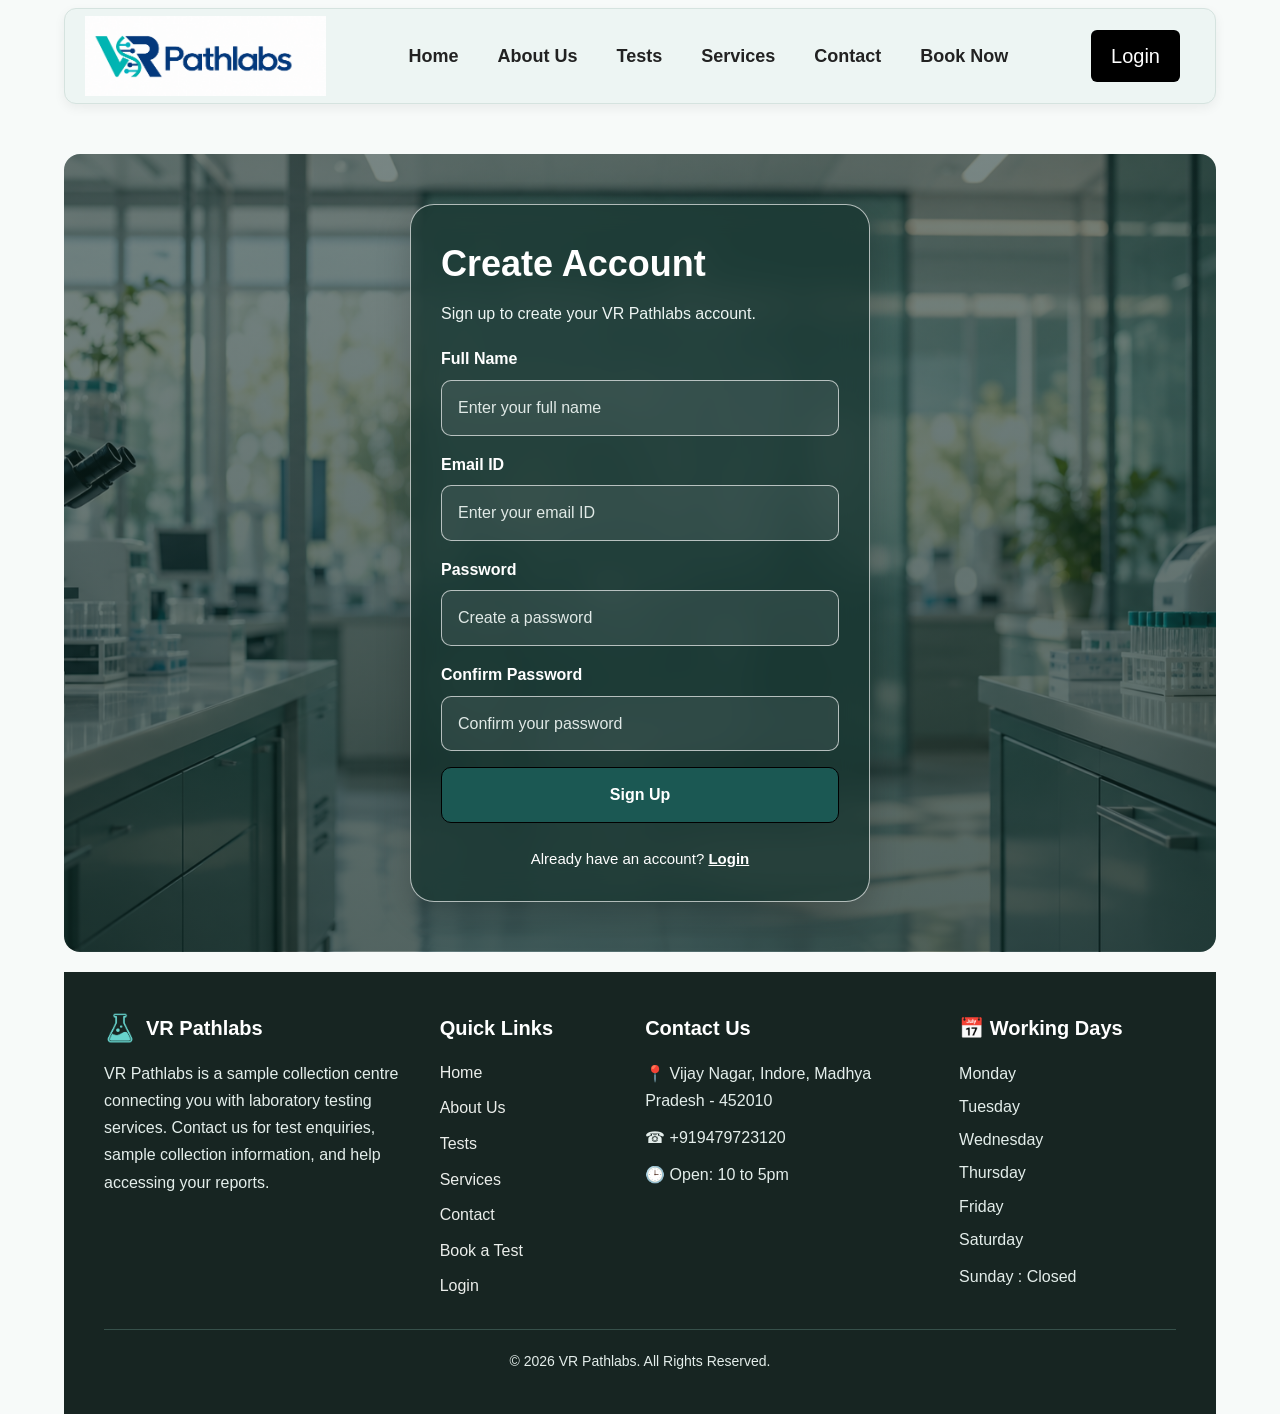
<file: signup.html>
<!DOCTYPE html>

    <html lang="en">

        <head>
            <title>Sign Up | VR Pathlabs</title>
            <link rel="icon" href="img/footer.png">
            <link rel="stylesheet" href="style.css">
            <meta charset="UTF-8">
            <meta name="viewport" content="width=device-width, initial-scale=1.0">
        </head>

        <body>

            <!--Header Start-->


                <header>

                    <nav class="nav">

                        <img class="logo" src="img/logo.png" alt="pathlabs Logo" >

                        <div class="navlinks">
                            <a href="index.html">Home</a>
                            <a href="about.html">About Us</a>
                            <a href="test.html">Tests</a>
                            <a href="services.html">Services</a>
                            <a href="contact.html">Contact</a>
                            <a href="booking.html">Book Now</a>
                        </div>

                        <a href="login.html" class="loginlink">Login</a>

                    </nav>

                </header>

            <!--Header End-->

            <!-- Main Start -->

                <main class="loginpage">

                    <section class="logincard">

                        <h1>Create Account</h1>

                        <p class="loginwelcome">
                            Sign up to create your VR Pathlabs account.
                        </p>

                        <!-- <form class="loginform" method="post"> -->

                        <form class="loginform">

                            <div class="loginfield">
                                <label for="signupname">Full Name</label>
                                <input type="text" id="signupname" name="name"
                                    placeholder="Enter your full name"
                                    autocomplete="name" required>
                            </div>

                            <div class="loginfield">
                                <label for="signupemail">Email ID</label>
                                <input type="email" id="signupemail" name="email"
                                    placeholder="Enter your email ID"
                                    autocomplete="email" required>
                            </div>

                            <div class="loginfield">
                                <label for="signuppassword">Password</label>
                                <input type="password" id="signuppassword"
                                name="password"
                                placeholder="Create a password"
                                minlength="8"
                                pattern="(?=.*[A-Z])(?=.*[0-9])(?=.*[^A-Za-z0-9]).{8,}"
                                title="Password must contain at least 8 characters, one capital letter,
                                 one number, and one special character"
                                autocomplete="new-password" required>
                            </div>

                            <div class="loginfield">
                                <label for="confirmpassword">Confirm Password</label>
                                <input type="password" id="confirmpassword"
                                    name="confirmpassword"
                                    placeholder="Confirm your password"
                                    minlength="8"
                                    autocomplete="new-password"
                                    required>
                            </div>

                            <button type="submit" class="loginbutton">
                                Sign Up
                            </button>

                        </form>

                        <!-- <div class="loginseparator">or</div>

                        <button type="button" class="logingoogle">
                            Continue with Google
                        </button> -->

                        <p class="loginsignup">
                            Already have an account?
                            <a href="login.html">Login</a>
                        </p>

                    </section>

                </main>

            <!-- Main End -->

            <!-- Footer Start -->

                <footer>

                    <div class="footercontent">
                        <div class="footerabout">

                            <div class ="footerbrand"><img src="img/footer.png" class="footerimg" alt="pathlabs Logo" >
                                <h3>VR Pathlabs</h3>
                            </div>  
                            <p> VR Pathlabs is a sample collection centre connecting you
                                with laboratory testing services. Contact us for test enquiries,
                                sample collection information, and help accessing your reports.
                            </p>


                        </div>

                        <div class="footerlinks">

                            <h3>Quick Links</h3>

                            <a href="index.html">Home</a>
                            <a href="about.html">About Us</a>
                            <a href="test.html">Tests</a>
                            <a href="services.html">Services</a>
                            <a href="contact.html">Contact</a>
                            <a href="booking.html">Book a Test</a>
                            <a href="login.html">Login</a>
                    
                        </div>

                        <div class="footercontact">
                        
                            <h3>Contact Us</h3>

                            <p>📍 Vijay Nagar, Indore, Madhya Pradesh - 452010</p>

                            <p>☎ <a href="tel:+919479723120">+919479723120</a></p>

                            <p>🕒 Open: 10 to 5pm</p>

                        </div>

                        <div class="footerdays">
                            <h3>📅 Working Days</h3>

                            <p>Monday</p>
                            <p>Tuesday</p>
                            <p>Wednesday</p>
                            <p>Thursday</p>
                            <p>Friday</p>
                            <p>Saturday</p>

                            <p class="sunday">Sunday : Closed</p>

                        </div>

                    </div>

                    <p class="copyright">
                        © 2026 VR Pathlabs. All Rights Reserved.
                    </p>

                </footer>
            <!-- Footer End -->

            <script src="script.js" defer></script>

        </body>
    </html>
</file>
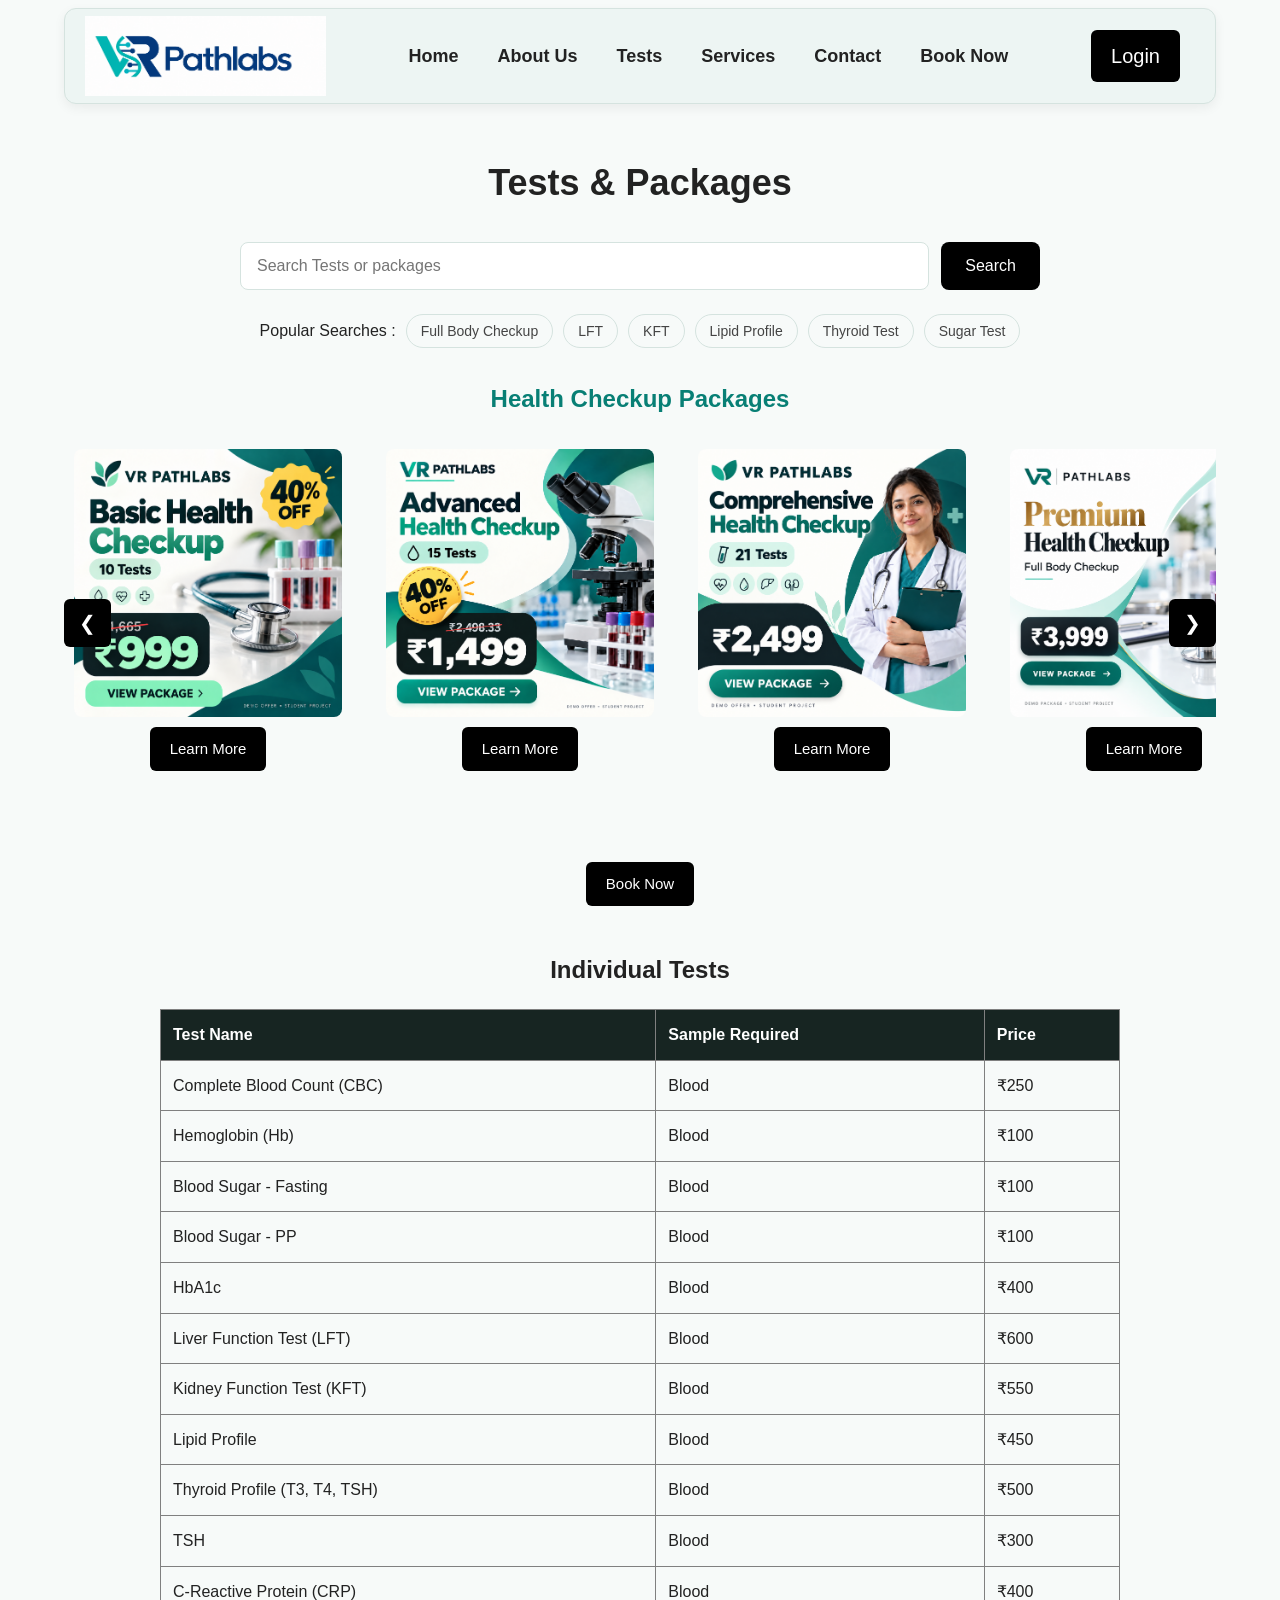
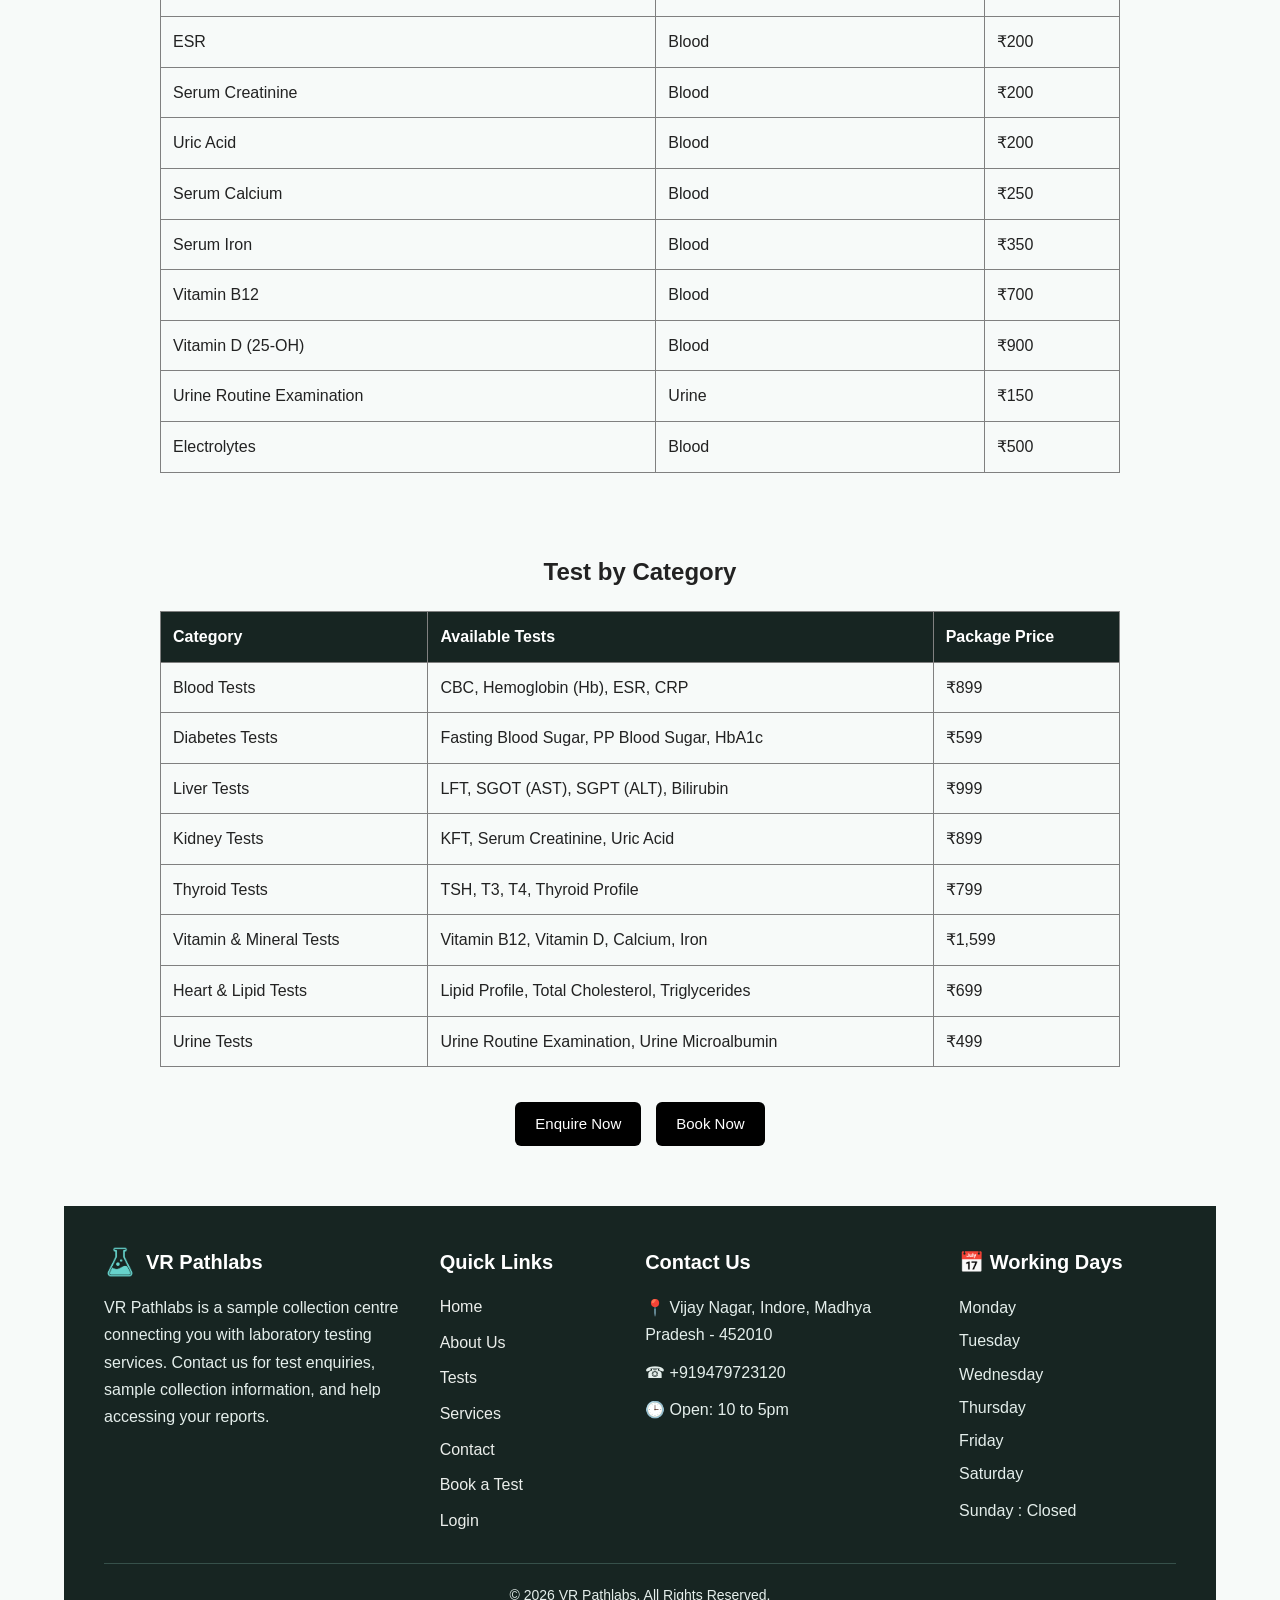
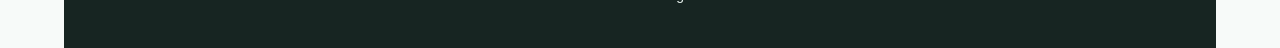
<file: test.html>
<!DOCTYPE html>
    <html lang="en">
        <head>
            <title>Tests | VR Pathlabs</title>
            <link rel="stylesheet" href="style.css">
            <link rel="icon" href="img/footer.png">
            <meta charset="UTF-8">
            <meta name="viewport" content="width=device-width, initial-scale=1.0">
        
        </head>

        <body>

            <!--Header Start-->


                <header>

                    <nav class="nav">

                        <img class="logo" src="img/logo.png" alt="pathlabs Logo" >

                        <div class="navlinks">
                            <a href="index.html" >Home</a>
                            <a href="about.html">About Us</a>
                            <a href="test.html">Tests</a>
                            <a href="services.html">Services</a>
                            <a href="contact.html">Contact</a>
                            <a href="booking.html">Book Now</a>
                        </div>

                        <a href="login.html" class="loginlink">Login</a>

                    </nav>

                </header>

            <!--Header End-->

            <!-- Main Start-->
                <main>

                    <h1 class="welcome">Tests &amp; Packages</h1>

                    <div class="testsearch">
                        <input type="search" id="testsearch" placeholder="Search Tests or packages" 
                            aria-label="Search tests or packages">
                            <input type="button" id="searchbutton" value="Search">
                    </div>

                    <div class="popularsearches">
                        <span>Popular Searches :</span>
                        <a href="#fullbody">Full Body Checkup</a>
                        <a href="#" data-search="Liver Function Test (LFT)">LFT</a>
                        <a href="#" data-search="Kidney Function Test (KFT)">KFT</a>
                        <a href="#" data-search="Lipid Profile">Lipid Profile</a>
                        <a href="#" data-search="Thyroid Profile">Thyroid Test</a>
                        <a href="#" data-search="Blood Sugar">Sugar Test</a>
                    </div>

                    <h2 class="packageheading">Health Checkup Packages</h2>
                    <div class="sliderwrapper">
                        <div class="packageslider" id="packageSlider">

                            <div class="packageslide">
                                <a href="#basic">
                                    <img src="img/basic.png" class="packageimg" id="slide-basic" alt="Basic Health Checkup">
                                </a>
                                <a href="#basic" class="learnmore">Learn More</a>

                            </div>

                            <div class="packageslide">
                                <a href="#advanced">
                                    <img src="img/advanced.png" class="packageimg" id="slide-advanced" alt="Advanced Health Checkup">
                                </a>
                                <a href="#advanced" class="learnmore">Learn More</a>
                            </div>

                            <div class="packageslide">
                                <a href="#comprehensive">
                                    <img src="img/comp.png" class="packageimg" id="slide-comprehensive" alt="Comprehensive Health Checkup">
                                </a>
                                <a href="#comprehensive" class="learnmore">Learn More</a>
                            </div>

                            <div class="packageslide">
                                <a href="#premium">
                                    <img src="img/premium.png" class="packageimg" id="slide-premium" alt="Premium Health Checkup">
                                </a>
                                <a href="#premium" class="learnmore">Learn More</a>
                            </div>

                            <div class="packageslide">
                                <a href="#fullbody">
                                    <img src="img/full body.png" class="packageimg" id="slide-fullbody" alt="Full Body Checkup">
                                </a>
                                <a href="#fullbody" class="learnmore">Learn More</a>
                            </div>

                            <div class="packageslide">
                                <a href="#liverkidney">
                                    <img src="img/checkup.png" class="packageimg" id="slide-liver-kidney" alt="Liver & Kidney Health Checkup">
                                </a>
                                <a href="#liverkidney" class="learnmore">Learn More</a>
                            </div>

                            <div class="packageslide">
                                <a href="#cardiac">
                                    <img src="img/cardiac.png" class="packageimg" id="slide-cardiac" alt="Cardiac Health Checkup">
                                </a>
                                <a href="#cardiac" class="learnmore">Learn More</a>
                            </div>

                            <div class="packageslide">
                                <a href="#senior">
                                    <img src="img/senior.png" class="packageimg" id="slide-senior" alt="Senior Citizen Health Checkup">
                                </a>
                                <a href="#senior" class="learnmore">Learn More</a>
                            </div>

                        </div>

                        <div class="slidercontrols">
                            <input type="button" id="prevslide" aria-label="Previous slide" value="❮">
                            <input type="button" id="nextslide" aria-label="Next slide" value="❯">
                        </div>

                    </div>
                    <div class="testactions">
                            <a href="booking.html" class="booktest">Book Now</a>
                        </div>

                    

                    <section class="packagedetails" id="basic">
                        <h2>Basic Health Checkup</h2>
                        <p>
                            A basic health checkup package designed for routine health screening
                            and general wellness monitoring.
                        </p>
                        <h3>Tests Included (10 Tests)</h3>
                        <ul>
                            <li>Complete Blood Count (CBC)</li>
                            <li>Blood Sugar</li>
                            <li>Liver Function Test (LFT)</li>
                            <li>Kidney Function Test (KFT)</li>
                            <li>Lipid Profile</li>
                            <li>Urine Routine Examination</li>
                            <li>Thyroid Stimulating Hormone (TSH)</li>
                            <li>Serum Calcium</li>
                            <li>Serum Uric Acid</li>
                            <li>Hemoglobin</li>
                        </ul>
                        <h3>Sample Required</h3>
                        <p>Blood and urine samples.</p>
                        <h3>Fasting Required</h3>
                        <p>
                            Fasting may be required depending on the tests included in the package.
                        </p>
                        <h3>Home Sample Collection</h3>
                        <p>
                            Home sample collection is available. Contact us to schedule a collection.
                        </p>
                        <h3>Report Availability</h3>
                        <p>
                            Reports are available within 2 days.
                            You can receive your report as a soft copy or collect a hard copy.
                        </p>
                        <p class="detailprice">₹999</p>
                        <a href="contact.html" class="booktest">Enquire Now</a>
                        <a href="#packageSlider" class="backtopackages">Back</a>
                    </section>

                    <section class="packagedetails" id="advanced">

                        <h2>Advanced Health Checkup</h2>

                        <p>
                            An advanced health checkup package designed for a more detailed
                            assessment of important health parameters.
                        </p>

                        <h3>Tests Included (15 Tests)</h3>

                        <ul>
                            <li>Complete Blood Count (CBC)</li>
                            <li>Blood Sugar</li>
                            <li>HbA1c</li>
                            <li>Liver Function Test (LFT)</li>
                            <li>Kidney Function Test (KFT)</li>
                            <li>Lipid Profile</li>
                            <li>Thyroid Stimulating Hormone (TSH)</li>
                            <li>Serum Calcium</li>
                            <li>Serum Uric Acid</li>
                            <li>Hemoglobin</li>
                            <li>Vitamin B12</li>
                            <li>Vitamin D</li>
                            <li>Serum Iron</li>
                            <li>Electrolytes</li>
                            <li>C-Reactive Protein (CRP)</li>
                        </ul>

                        <h3>Sample Required</h3>
                        <p>Blood sample.</p>

                        <h3>Fasting Required</h3>
                        <p>
                            Fasting may be required depending on the tests included in the package.
                        </p>

                        <h3>Home Sample Collection</h3>
                        <p>
                            Home sample collection is available. Contact us to schedule a collection.
                        </p>

                        <h3>Report Availability</h3>
                        <p>
                            Reports are available within 2 days.
                            You can receive your report as a soft copy or collect a hard copy.
                        </p>

                        <p class="detailprice">₹1,499</p>

                        <a href="contact.html" class="booktest">Enquire Now</a>
                        <a href="#packageSlider" class="backtopackages">Back</a>

                    </section>

                    <section class="packagedetails" id="comprehensive">

                        <h2>Comprehensive Health Checkup</h2>

                        <p>
                            A comprehensive health checkup package designed for a detailed
                            evaluation of important health parameters.
                        </p>

                        <h3>Tests Included (21 Tests)</h3>

                        <ul>
                            <li>Total Triiodothyronine (T3)</li>
                            <li>Total Thyroxine (T4)</li>
                            <li>Thyroid Stimulating Hormone (TSH)</li>
                            <li>Total Cholesterol</li>
                            <li>HDL Cholesterol</li>
                            <li>LDL Cholesterol</li>
                            <li>Triglycerides</li>
                            <li>Gamma Glutamyl Transferase (GGT)</li>
                            <li>Alkaline Phosphatase</li>
                            <li>Bilirubin - Total</li>
                            <li>SGOT (AST)</li>
                            <li>SGPT (ALT)</li>
                            <li>Serum Albumin</li>
                            <li>Serum Creatinine</li>
                            <li>Blood Urea Nitrogen (BUN)</li>
                            <li>Calcium</li>
                            <li>Uric Acid</li>
                            <li>HbA1c</li>
                            <li>Fasting Blood Sugar (Glucose)</li>
                            <li>Vitamin B12</li>
                            <li>25-OH Vitamin D (Total)</li>
                        </ul>

                        <h3>Sample Required</h3>
                        <p>Blood sample.</p>

                        <h3>Fasting Required</h3>
                        <p>
                            Fasting may be required depending on the tests included in the package.
                        </p>

                        <h3>Home Sample Collection</h3>
                        <p>
                            Home sample collection is available. Contact us to schedule a collection.
                        </p>

                        <h3>Report Availability</h3>
                        <p>
                            Reports are available within 2 days.
                            You can receive your report as a soft copy or collect a hard copy.
                        </p>

                        <p class="detailprice">₹2,499</p>

                        <a href="contact.html" class="booktest">Enquire Now</a>
                        <a href="#packageSlider" class="backtopackages">Back</a>

                    </section>

                    <section class="packagedetails" id="premium">

                        <h2>Premium Health Checkup</h2>

                        <p>
                            A premium health checkup package that includes a full body
                            health assessment along with additional important health tests.
                        </p>

                        <h3>Tests Included (30 Tests)</h3>

                        <h4>Full Body Checkup Set (25 Tests)</h4>

                        <ul>
                            <li>Complete Blood Count (CBC)</li>
                            <li>Fasting Blood Sugar (Glucose)</li>
                            <li>HbA1c</li>
                            <li>Total Cholesterol</li>
                            <li>HDL Cholesterol</li>
                            <li>LDL Cholesterol</li>
                            <li>Triglycerides</li>
                            <li>SGOT (AST)</li>
                            <li>SGPT (ALT)</li>
                            <li>Alkaline Phosphatase</li>
                            <li>Gamma Glutamyl Transferase (GGT)</li>
                            <li>Bilirubin - Total</li>
                            <li>Serum Albumin</li>
                            <li>Serum Creatinine</li>
                            <li>Blood Urea Nitrogen (BUN)</li>
                            <li>Uric Acid</li>
                            <li>Total Triiodothyronine (T3)</li>
                            <li>Total Thyroxine (T4)</li>
                            <li>Thyroid Stimulating Hormone (TSH)</li>
                            <li>Calcium</li>
                            <li>Serum Iron</li>
                            <li>Vitamin B12</li>
                            <li>25-OH Vitamin D (Total)</li>
                            <li>C-Reactive Protein (CRP)</li>
                            <li>Urine Routine Examination</li>
                        </ul>

                        <h4>Additional Premium Tests (5 Tests)</h4>

                        <ul>
                            <li>Serum Sodium</li>
                            <li>Serum Potassium</li>
                            <li>Serum Chloride</li>
                            <li>Total Protein</li>
                            <li>Globulin</li>
                        </ul>

                        <h3>Sample Required</h3>
                        <p>Blood and urine samples.</p>

                        <h3>Fasting Required</h3>
                        <p>
                            Fasting may be required depending on the tests included in the package.
                        </p>

                        <h3>Home Sample Collection</h3>
                        <p>
                            Home sample collection is available. Contact us to schedule a collection.
                        </p>

                        <h3>Report Availability</h3>
                        <p>
                            Reports are available within 2 days.
                            You can receive your report as a soft copy or collect a hard copy.
                        </p>

                        <p class="detailprice">₹3,999</p>

                        <a href="contact.html" class="booktest">Enquire Now</a>
                        <a href="#packageSlider" class="backtopackages">Back</a>

                    </section>

                          <section class="packagedetails" id="fullbody">

                        <h2>Full Body Checkup</h2>

                        <p>
                            A full body health checkup package covering general health,
                            diabetes, thyroid, liver, kidney, and lipid tests.
                        </p>

                        <h3>Tests Included (30 Listed Tests and Profiles)</h3>

                        <h4>Full Body Checkup Set (25 Entries)</h4>

                        <ul>
                            <li>Complete Blood Count (CBC)</li>
                            <li>Fasting Blood Sugar (Glucose)</li>
                            <li>HbA1c</li>
                            <li>Total Cholesterol</li>
                            <li>HDL Cholesterol</li>
                            <li>LDL Cholesterol</li>
                            <li>Triglycerides</li>
                            <li>SGOT (AST)</li>
                            <li>SGPT (ALT)</li>
                            <li>Alkaline Phosphatase</li>
                            <li>Gamma Glutamyl Transferase (GGT)</li>
                            <li>Bilirubin - Total</li>
                            <li>Serum Albumin</li>
                            <li>Serum Creatinine</li>
                            <li>Blood Urea Nitrogen (BUN)</li>
                            <li>Uric Acid</li>
                            <li>Total Triiodothyronine (T3)</li>
                            <li>Total Thyroxine (T4)</li>
                            <li>Thyroid Stimulating Hormone (TSH)</li>
                            <li>Calcium</li>
                            <li>Serum Iron</li>
                            <li>Vitamin B12</li>
                            <li>25-OH Vitamin D (Total)</li>
                            <li>C-Reactive Protein (CRP)</li>
                            <li>Urine Routine Examination</li>
                        </ul>

                        <h4>Additional Full Body Tests (5 Tests)</h4>

                        <ul>
                            <li>Insulin - Fasting</li>
                            <li>Magnesium</li>
                            <li>Phosphorus</li>
                            <li>Ferritin</li>
                            <li>High Sensitivity C-Reactive Protein (hs-CRP)</li>
                        </ul>

                        <h3>Sample Required</h3>
                        <p>Blood and urine samples.</p>

                        <h3>Fasting Required</h3>
                        <p>
                            Contact the laboratory to confirm fasting and preparation
                            instructions before sample collection.
                        </p>

                        <h3>Home Sample Collection</h3>
                        <p>
                            Home sample collection is available. Contact us to schedule
                            a collection.
                        </p>

                        <h3>Report Availability</h3>
                        <p>
                            Contact us for the expected report delivery time.
                            You can receive your report as a soft copy or collect a hard copy.
                        </p>

                        <p class="detailprice">₹5,499</p>

                        <a href="contact.html" class="booktest">Enquire Now</a>
                        <a href="#packageSlider" class="backtopackages">Back</a>

                    </section>

                    <section class="packagedetails" id="liverkidney">

                        <h2>Liver & Kidney Health Checkup</h2>

                        <p>
                            A health checkup package designed to evaluate liver and kidney
                            function along with important general health parameters.
                        </p>

                        <h3>Tests Included (30 Tests)</h3>

                        <h4>Liver Function Tests</h4>

                        <ul>
                            <li>SGOT (AST)</li>
                            <li>SGPT (ALT)</li>
                            <li>Alkaline Phosphatase</li>
                            <li>Gamma Glutamyl Transferase (GGT)</li>
                            <li>Bilirubin - Total</li>
                            <li>Bilirubin - Direct</li>
                            <li>Bilirubin - Indirect</li>
                            <li>Serum Albumin</li>
                            <li>Total Protein</li>
                            <li>Globulin</li>
                            <li>Albumin/Globulin Ratio</li>
                        </ul>

                        <h4>Kidney Function Tests</h4>

                        <ul>
                            <li>Serum Creatinine</li>
                            <li>Blood Urea Nitrogen (BUN)</li>
                            <li>Urea</li>
                            <li>Uric Acid</li>
                            <li>Estimated Glomerular Filtration Rate (eGFR)</li>
                            <li>Serum Sodium</li>
                            <li>Serum Potassium</li>
                            <li>Serum Chloride</li>
                            <li>Calcium</li>
                            <li>Phosphorus</li>
                            <li>Urine Routine Examination</li>
                        </ul>

                        <h4>Additional Health Tests</h4>

                        <ul>
                            <li>Complete Blood Count (CBC)</li>
                            <li>Fasting Blood Sugar (Glucose)</li>
                            <li>HbA1c</li>
                            <li>Total Cholesterol</li>
                            <li>HDL Cholesterol</li>
                            <li>LDL Cholesterol</li>
                            <li>Triglycerides</li>
                            <li>C-Reactive Protein (CRP)</li>
                        </ul>

                        <h3>Sample Required</h3>
                        <p>Blood and urine samples.</p>

                        <h3>Fasting Required</h3>
                        <p>
                            Fasting may be required depending on the tests included in the package.
                        </p>

                        <h3>Home Sample Collection</h3>
                        <p>
                            Home sample collection is available. Contact us to schedule a collection.
                        </p>

                        <h3>Report Availability</h3>
                        <p>
                            Reports are available within 2 days.
                            You can receive your report as a soft copy or collect a hard copy.
                        </p>

                        <p class="detailprice">₹6,999</p>

                        <a href="contact.html" class="booktest">Enquire Now</a>
                        <a href="#packageSlider" class="backtopackages">Back</a>

                    </section>

                    <section class="packagedetails" id="cardiac">

                        <h2>Cardiac Health Checkup</h2>

                        <p>
                            A cardiac health checkup package designed to assess important
                            heart health parameters along with diabetes, liver, kidney,
                            thyroid, and general health screening.
                        </p>

                        <h3>Tests Included (35 Tests)</h3>

                        <h4>Cardiac & Lipid Tests</h4>

                        <ul>
                            <li>Total Cholesterol</li>
                            <li>HDL Cholesterol</li>
                            <li>LDL Cholesterol</li>
                            <li>Triglycerides</li>
                            <li>VLDL Cholesterol</li>
                            <li>Total Cholesterol / HDL Ratio</li>
                            <li>LDL / HDL Ratio</li>
                            <li>High Sensitivity C-Reactive Protein (hs-CRP)</li>
                            <li>Apolipoprotein A1 (Apo A1)</li>
                            <li>Apolipoprotein B (Apo B)</li>
                            <li>Apo B / Apo A1 Ratio</li>
                            <li>Lipoprotein (a)</li>
                            <li>Homocysteine</li>
                        </ul>

                        <h4>Diabetes Checks</h4>

                        <ul>
                            <li>Fasting Blood Sugar (Glucose)</li>
                            <li>HbA1c</li>
                            <li>Insulin - Fasting</li>
                        </ul>

                        <h4>Liver & Kidney Tests</h4>

                        <ul>
                            <li>SGOT (AST)</li>
                            <li>SGPT (ALT)</li>
                            <li>Gamma Glutamyl Transferase (GGT)</li>
                            <li>Serum Creatinine</li>
                            <li>Blood Urea Nitrogen (BUN)</li>
                            <li>Uric Acid</li>
                            <li>Estimated Glomerular Filtration Rate (eGFR)</li>
                        </ul>

                        <h4>Thyroid Tests</h4>

                        <ul>
                            <li>Total Triiodothyronine (T3)</li>
                            <li>Total Thyroxine (T4)</li>
                            <li>Thyroid Stimulating Hormone (TSH)</li>
                        </ul>

                        <h4>Additional Health Tests</h4>

                        <ul>
                            <li>Complete Blood Count (CBC)</li>
                            <li>Vitamin B12</li>
                            <li>25-OH Vitamin D (Total)</li>
                            <li>Serum Calcium</li>
                            <li>Serum Sodium</li>
                            <li>Serum Potassium</li>
                            <li>Serum Magnesium</li>
                            <li>Serum Iron</li>
                            <li>Urine Routine Examination</li>
                        </ul>

                        <h3>Sample Required</h3>
                        <p>Blood and urine samples.</p>

                        <h3>Fasting Required</h3>
                        <p>
                            Fasting may be required depending on the tests included in the package.
                        </p>

                        <h3>Home Sample Collection</h3>
                        <p>
                            Home sample collection is available. Contact us to schedule a collection.
                        </p>

                        <h3>Report Availability</h3>
                        <p>
                            Reports are available within 2 days.
                            You can receive your report as a soft copy or collect a hard copy.
                        </p>

                        <p class="detailprice">₹7,999</p>

                        <a href="contact.html" class="booktest">Enquire Now</a>
                        <a href="#packageSlider" class="backtopackages">Back</a>

                    </section>

                    <section class="packagedetails" id="senior">

                        <h2>Senior Citizen Health Checkup</h2>

                        <p>
                            A comprehensive health checkup package designed for senior citizens,
                            covering important health parameters including diabetes, heart,
                            thyroid, liver, kidney, vitamins, and general health screening.
                        </p>

                        <h3>Tests Included (40 Tests)</h3>

                        <h4>General Health Tests</h4>

                        <ul>
                            <li>Complete Blood Count (CBC)</li>
                            <li>Serum Iron</li>
                            <li>Ferritin</li>
                            <li>Calcium</li>
                            <li>Phosphorus</li>
                            <li>Magnesium</li>
                            <li>Vitamin B12</li>
                            <li>25-OH Vitamin D (Total)</li>
                        </ul>

                        <h4>Diabetes Checks</h4>

                        <ul>
                            <li>Fasting Blood Sugar (Glucose)</li>
                            <li>HbA1c</li>
                            <li>Insulin - Fasting</li>
                        </ul>

                        <h4>Cardiac & Lipid Tests</h4>

                        <ul>
                            <li>Total Cholesterol</li>
                            <li>HDL Cholesterol</li>
                            <li>LDL Cholesterol</li>
                            <li>Triglycerides</li>
                            <li>VLDL Cholesterol</li>
                            <li>Total Cholesterol / HDL Ratio</li>
                            <li>High Sensitivity C-Reactive Protein (hs-CRP)</li>
                            <li>Homocysteine</li>
                        </ul>

                        <h4>Liver Function Tests</h4>

                        <ul>
                            <li>SGOT (AST)</li>
                            <li>SGPT (ALT)</li>
                            <li>Alkaline Phosphatase</li>
                            <li>Gamma Glutamyl Transferase (GGT)</li>
                            <li>Bilirubin - Total</li>
                            <li>Serum Albumin</li>
                            <li>Total Protein</li>
                        </ul>

                        <h4>Kidney Function Tests</h4>

                        <ul>
                            <li>Serum Creatinine</li>
                            <li>Blood Urea Nitrogen (BUN)</li>
                            <li>Uric Acid</li>
                            <li>Estimated Glomerular Filtration Rate (eGFR)</li>
                            <li>Serum Sodium</li>
                            <li>Serum Potassium</li>
                            <li>Serum Chloride</li>
                        </ul>

                        <h4>Thyroid Tests</h4>

                        <ul>
                            <li>Total Triiodothyronine (T3)</li>
                            <li>Total Thyroxine (T4)</li>
                            <li>Thyroid Stimulating Hormone (TSH)</li>
                        </ul>

                        <h4>Additional Tests</h4>

                        <ul>
                            <li>C-Reactive Protein (CRP)</li>
                            <li>Urine Routine Examination</li>
                            <li>Urine Microalbumin</li>
                            <li>Urine Protein</li>
                        </ul>

                        <h3>Sample Required</h3>
                        <p>Blood and urine samples.</p>

                        <h3>Fasting Required</h3>
                        <p>
                            Fasting may be required depending on the tests included in the package.
                        </p>

                        <h3>Home Sample Collection</h3>
                        <p>
                            Home sample collection is available. Contact us to schedule a collection.
                        </p>

                        <h3>Report Availability</h3>
                        <p>
                            Reports are available within 2 days.
                            You can receive your report as a soft copy or collect a hard copy.
                        </p>

                        <p class="detailprice">₹9,999</p>

                        <a href="contact.html" class="booktest">Enquire Now</a>
                        <a href="#packageSlider" class="backtopackages">Back</a>

                    </section>

                    <section class="individualtests">

                        <h2>Individual Tests</h2>

                        <table class="testtable">

                            <thead>
                                <tr>
                                    <th>Test Name</th>
                                    <th>Sample Required</th>
                                    <th>Price</th>
                                </tr>
                            </thead>

                            <tbody>

                                <tr>
                                    <td>Complete Blood Count (CBC)</td>
                                    <td>Blood</td>
                                    <td>₹250</td>
                                </tr>

                                <tr>
                                    <td>Hemoglobin (Hb)</td>
                                    <td>Blood</td>
                                    <td>₹100</td>
                                </tr>

                                <tr>
                                    <td>Blood Sugar - Fasting</td>
                                    <td>Blood</td>
                                    <td>₹100</td>
                                </tr>

                                <tr>
                                    <td>Blood Sugar - PP</td>
                                    <td>Blood</td>
                                    <td>₹100</td>
                                </tr>

                                <tr>
                                    <td>HbA1c</td>
                                    <td>Blood</td>
                                    <td>₹400</td>
                                </tr>

                                <tr>
                                    <td>Liver Function Test (LFT)</td>
                                    <td>Blood</td>
                                    <td>₹600</td>
                                </tr>

                                <tr>
                                    <td>Kidney Function Test (KFT)</td>
                                    <td>Blood</td>
                                    <td>₹550</td>
                                </tr>

                                <tr>
                                    <td>Lipid Profile</td>
                                    <td>Blood</td>
                                    <td>₹450</td>
                                </tr>

                                <tr>
                                    <td>Thyroid Profile (T3, T4, TSH)</td>
                                    <td>Blood</td>
                                    <td>₹500</td>
                                </tr>

                                <tr>
                                    <td>TSH</td>
                                    <td>Blood</td>
                                    <td>₹300</td>
                                </tr>

                                <tr>
                                    <td>C-Reactive Protein (CRP)</td>
                                    <td>Blood</td>
                                    <td>₹400</td>
                                </tr>

                                <tr>
                                    <td>ESR</td>
                                    <td>Blood</td>
                                    <td>₹200</td>
                                </tr>

                                <tr>
                                    <td>Serum Creatinine</td>
                                    <td>Blood</td>
                                    <td>₹200</td>
                                </tr>

                                <tr>
                                    <td>Uric Acid</td>
                                    <td>Blood</td>
                                    <td>₹200</td>
                                </tr>

                                <tr>
                                    <td>Serum Calcium</td>
                                    <td>Blood</td>
                                    <td>₹250</td>
                                </tr>

                                <tr>
                                    <td>Serum Iron</td>
                                    <td>Blood</td>
                                    <td>₹350</td>
                                </tr>

                                <tr>
                                    <td>Vitamin B12</td>
                                    <td>Blood</td>
                                    <td>₹700</td>
                                </tr>

                                <tr>
                                    <td>Vitamin D (25-OH)</td>
                                    <td>Blood</td>
                                    <td>₹900</td>
                                </tr>

                                <tr>
                                    <td>Urine Routine Examination</td>
                                    <td>Urine</td>
                                    <td>₹150</td>
                                </tr>

                                <tr>
                                    <td>Electrolytes</td>
                                    <td>Blood</td>
                                    <td>₹500</td>
                                </tr>

                            </tbody>

                        </table>

                    </section>

                    <section class="testcategories">

                        <h2>Test by Category</h2>

                        <table class="testtable">

                            <thead>
                                <tr>
                                    <th>Category</th>
                                    <th>Available Tests</th>
                                    <th>Package Price</th>
                                </tr>
                            </thead>

                            <tbody>

                                <tr>
                                    <td>Blood Tests</td>
                                    <td>CBC, Hemoglobin (Hb), ESR, CRP</td>
                                    <td>₹899</td>
                                </tr>

                                <tr>
                                    <td>Diabetes Tests</td>
                                    <td>Fasting Blood Sugar, PP Blood Sugar, HbA1c</td>
                                    <td>₹599</td>
                                </tr>

                                <tr>
                                    <td>Liver Tests</td>
                                    <td>LFT, SGOT (AST), SGPT (ALT), Bilirubin</td>
                                    <td>₹999</td>
                                </tr>

                                <tr>
                                    <td>Kidney Tests</td>
                                    <td>KFT, Serum Creatinine, Uric Acid</td>
                                    <td>₹899</td>
                                </tr>

                                <tr>
                                    <td>Thyroid Tests</td>
                                    <td>TSH, T3, T4, Thyroid Profile</td>
                                    <td>₹799</td>
                                </tr>

                                <tr>
                                    <td>Vitamin & Mineral Tests</td>
                                    <td>Vitamin B12, Vitamin D, Calcium, Iron</td>
                                    <td>₹1,599</td>
                                </tr>

                                <tr>
                                    <td>Heart & Lipid Tests</td>
                                    <td>Lipid Profile, Total Cholesterol, Triglycerides</td>
                                    <td>₹699</td>
                                </tr>

                                <tr>
                                    <td>Urine Tests</td>
                                    <td>Urine Routine Examination, Urine Microalbumin</td>
                                    <td>₹499</td>
                                </tr>

                            </tbody>

                        </table>

                        <div class="testactions">
                            <a href="contact.html" class="booktest">Enquire Now</a>
                            <a href="booking.html" class="booktest">Book Now</a>
                        </div>
                    </section>
                            
                </main>

            <!-- Main End -->

            <!-- Footer Start -->

                <footer>

                    <div class="footercontent">
                        <div class="footerabout">

                            <div class ="footerbrand"><img src="img/footer.png" class="footerimg" alt="pathlabs Logo" >
                                <h3>VR Pathlabs</h3>
                            </div>  
                            <p> VR Pathlabs is a sample collection centre connecting you
                                with laboratory testing services. Contact us for test enquiries,
                                sample collection information, and help accessing your reports.
                            </p>


                        </div>

                        <div class="footerlinks">

                            <h3>Quick Links</h3>

                            <a href="index.html">Home</a>
                            <a href="about.html">About Us</a>
                            <a href="test.html">Tests</a>
                            <a href="services.html">Services</a>
                            <a href="contact.html">Contact</a>
                            <a href="booking.html">Book a Test</a>
                            <a href="login.html">Login</a>
                    
                        </div>

                        <div class="footercontact">
                    
                            <h3>Contact Us</h3>

                            <p>📍 Vijay Nagar, Indore, Madhya Pradesh - 452010</p>

                            <p>☎ <a href="tel:+919479723120">+919479723120</a></p>

                            <p>🕒 Open: 10 to 5pm</p>

                        </div>

                        <div class="footerdays">
                            <h3>📅 Working Days</h3>

                            <p>Monday</p>
                            <p>Tuesday</p>
                            <p>Wednesday</p>
                            <p>Thursday</p>
                            <p>Friday</p>
                            <p>Saturday</p>

                            <p class="sunday">Sunday : Closed</p>

                        </div>

                    </div>

                    <p class="copyright">
                        © 2026 VR Pathlabs. All Rights Reserved.
                    </p>

                </footer>
            <!-- Footer End -->

            <script src="script.js" defer></script>

        </body>
    </html>
</file>
<file: style.css>
/* Reset - remove default browser spacing */

* {
    margin: 0;
    padding: 0;
    box-sizing: border-box;
}

/* Body - main page font, background, and text color */

body {
    font-family: Arial, sans-serif;
    color: #222;
    line-height: 1.6;
    padding-left: 5%;
    padding-right: 5%;
    background-color:#f7faf9;
}

header {
    display: flex;
}

nav {
    display:flex;
    gap: 25px;
    width: 100%;
    align-items: center;
    padding: 7px 20px;
    padding-right:35px;
    justify-content: space-between;
    margin-top:8px;
    border: 1px solid #d5e3df;
    border-radius:12px;
    background-color: #edf5f3;
    box-shadow:0 4px 12px rgba(0,0,0,0.06);
}

.logo{
    width: 22%;
    height:auto;

}

.navlinks{
    display: flex;
    gap: 11px;
    font-size:18px;
    align-items:center;
}

.navlinks a {
    color: #222222;
    font-weight:600;
    text-decoration: none;
    padding: 10px 14px;
    border-radius: 8px;
    white-space: nowrap;
    transition: background-color 0.2s ease, color 0.2s ease;
}

.navlinks a:hover {
    color:#087f75;
    text-decoration:none;
    background-color: #dceee8;
}


.loginlink{
    background-color:black;
    color: white ;
    font-size: 20px; 
    padding:10px 20px;
    border-radius:6px;
    text-decoration:none;
}

.welcome{
    font-style:normal;
    color: #222222;
    text-align: center;
    font-size:36px;
     margin-bottom:30px;
     margin-top:50px;
}

.hero{
    display:flex;
    gap:30px;
    padding: 7px 30px;
    align-items: center;

}

.labwork{
    width: 42%;
    height:auto;
    border-radius: 12px;
}

.herotext p {
    margin-bottom: 20px;
    font-size:17px;
}

.testbutton{
    background-color:black;
    color:white;
    text-decoration:none;
    font-size:17px;
    border-radius:6px;
    padding:12px 24px;
    display:inline-block;
    transition: background-color 0.2s ease;
}

.testbutton:hover{
    background-color: #087f75;
}

.services{
    display:grid;
    grid-template-columns: repeat(3,1fr);
    gap:24px;
    margin-top:60px;
    margin-bottom:40px;
}

.services h2{
    grid-column:1/-1;
    text-align:center;
    color:#222222;
    font-size:28px;
}

.service{
    padding:24px;
    color:#222222;
    background-color:#edf5f3;
    border-radius:12px;
    border: 1px solid #d5e3df;
}

.servicelink{
    display: block;
    width: fit-content;
    margin:16px auto 0;
    text-decoration:none;
    font-weight:bold;
    color:white;
    text-align:center;
    padding:10px 20px;
    border-radius:6px;
    background-color:black;
    transition: background-color 0.2s ease;
}

.servicelink:hover{
    background-color:#087f75;
}

.service h3{
    margin-bottom:12px;
    color:#087f75;
}

.service p{
    font-size:16px;
}

.packages{
    margin-top:60px;
}

.packages h2{
    text-align:center;
    margin-bottom:24px;
    color:#222;
    font-size:28px;

}

.packageslider {
    width: 100%;
    overflow: hidden;
}

.packagelist{
    display: flex;
}


/* Home page package slider */

.packages .packageslider {
    width: 100%;
    overflow-x: auto;
    padding-left: 20px;
    padding-bottom: 15px;
}

.packages .packagelist {
    display: flex;
    gap: 20px;
}

.packages .package {
    min-width: calc(33.33% - 14px);
}

.packages .package h4,
.packages .testcount,
.packages .packageprice,
.packages .packagelink {
    width: 100%;
    max-width: 500px;
}

.package {
    border-radius: 12px;
    display: flex;
    flex-direction: column;
    align-items: center;
}

.package h4{
    font-size:18px;
    color:#087f75;
    margin-bottom:5px;
    width: 100%;
    max-width: 450px;
}

.testcount{
    font-size:16px;
    margin-bottom:16px;
    color: #444;
    width: 100%;
    max-width: 450px;   
}

.packageprice{
    font-size:28px;
    font-weight:bold;
    margin-top:auto;
    margin-bottom:16px;
    color:#222;
    width: 100%;
    max-width: 450px;
}

.packagelink{
    display:block;
    color:white;
    background-color:black;
    text-decoration:none;
    text-align:center;
    padding:10px 16px;
    border-radius:6px;
    font-size:16px;
    transition: background-color 0.2s ease;
}

.packagelink:hover{
    background-color: #087f75;
}

.packageimg {
    width: 100%;
    max-width: 450px;
    height: auto;
    margin-bottom: 8px;
    border-radius: 8px;
}

.ourservices{
    display:block;
    width:100%;
    height:auto;
    margin-bottom: 16px;
    border-radius:8px;
}

footer{
    background-color:  #172522;
    color: #e4eeeb;
    padding:40px;
    margin-top:20px;
}


.footercontent{
    display:grid;
    grid-template-columns: 1.4fr 0.8fr 1.3fr 1fr;
    gap: 32px;
    align-items:start;
}

footer h3{
    color:white;
    font-size:20px;
    margin-bottom:16px;
}

footer p{
    line-height:1.7;
    font-size:16px;
}

.footerbrand{
    display:flex;
    align-items:center;
    gap:10px;
    margin-bottom: 16px;
}

.footerbrand h3{
    margin:0;
}

.footerimg{
    width:32px;
    height:auto;
}

.footerlinks a{
    display:block;
    color:#ebeeeb;
    text-decoration:none;
    margin-bottom:10px;
}

.footerlinks a:hover{
    color:#8de0cc;
}

.footercontact p{
    margin-bottom:10px;
}

footer a {
    color: inherit;
    text-decoration: none;
}

footer a:hover {
    text-decoration: underline;
}

.footerdays{
    display:block;
}

.footerdays p{
    margin-bottom: 6px;
}

.sunday{
    margin-top:10px;
}

.copyright{
    margin-top:20px;
    font-size:14px;
    text-align:center;
    border-top:1px solid #36504a;
    padding-top:20px;
}

.testpackage{
    background-color: #edf5f3;
    margin-bottom:16px;
    padding:20px;
    border-radius:12px;
    border: 1px solid #d5e3df;
}

.testpackage summary{
    font-size: 18px;
    font-weight:bold;
    color:#087f75;
    cursor:pointer;
}

.packageheading {
    margin-top: 30px;
    margin-bottom: 20px;
    text-align:center;
    color: #087f75;

}

.testsearch{
    display:flex;
    gap:12px;
    width:100%;
    margin: 0 auto 24px;
    max-width:800px;
}

.testsearch input[type="search"]{
    flex:1;
    min-width:0;
    padding: 14px 16px;
    font-size:16px;
    border-radius:8px;
    background-color:white;
    border: 1px solid #d5e3df;
}

.testsearch input[type="button"]{
    background-color:black;
    color:white;
    border:none;
    font-size:16px;
    cursor:pointer;
    border-radius: 8px;
    padding: 14px 24px;
    transition: background-color 0.2s ease;
}

.testsearch input[type="button"]:hover{
    background-color: #087f75;
}

/* Search Result Highlight */

.search-highlight {
    background-color: rgb(53, 136, 185) !important;
    color: black;
}

.popularsearches{
    display:flex;
    justify-content:center;
    align-items:center;
    flex-wrap: wrap;
    gap:10px;
    margin-bottom:32px;
}

.popularsearches a{
    text-decoration: none;
    color:#444;
    font-size :14px;
    padding: 5px 14px;
    border-radius:20px;
    border: 1px solid #d5e3df;
}

.packageslider{
    display:flex;
    gap:24px;
    overflow-x:auto;
    scroll-snap-type: x mandatory;
    margin-bottom:40px;
    padding-bottom: 16px;
}

.packageslide {
    flex: 0 0 25%;
    scroll-snap-align: start;
    padding: 10px;
}

.packageslide .packageimg {
    display: block;
    width: 100%;
    height: auto;
    margin-bottom: 0;
}


.learnmore {
    display: block;
    width: fit-content;
    margin: 10px auto;

    background-color: black;
    color: white;
    text-decoration: none;
    padding: 10px 20px;
    border-radius: 6px;
    font-size: 15px;
    cursor: pointer;
}

.learnmore:hover {
    background-color: #087f75;
}

.sliderwrapper {
    position: relative;
}
.slidercontrols {
    position: absolute;
    top: 50%;
    left: 0;
    width: 100%;

    display: flex;
    justify-content: space-between;

    transform: translateY(-50%);
    pointer-events: none;
}

.slidercontrols input {
    background-color: black;
    color: white;
    border: none;
    font-size: 20px;
    padding: 12px 15px;
    cursor: pointer;
    border-radius: 6px;
    pointer-events: auto;
}

.slidercontrols input:hover {
    background-color: #087f75;
}

.packagedetails {
    display: none;
    background-color: #edf5f3;
    border: 1px solid #d5e3df;
    border-radius: 12px;
    padding: 30px;
    margin-top: 30px;
}

.packagedetails:target {
    display: block;
}

.packagedetails h2{
    color: #087f75;
        margin-bottom: 16px;
}

.packagedetails h3{
    margin-top: 20px;
    margin-bottom: 10px;
}

.packagedetails h4{
    margin-top: 16px; 
    margin-bottom: 8px;
}

.packagedetails ul{
    padding-left: 24px;
}

.packagedetails li{
    margin-bottom: 6px;
}

.detailprice{
    font-size: 28px;
    font-weight: bold;
    margin-top: 24px;
}

.backtopackages {
    display: inline-block;
    margin: 15px 0 0 16px;
    text-decoration: none;
    color:white;
    background-color:black;
    padding : 10px 20px;
    border-radius: 6px;
    font-size: 15px;
    transition: background-color 0.2s ease;
}

.backtopackages:hover{
    background-color: #087f75;
}

.booktest {
    display: inline-block;
    background-color: black;
    color: white;
    text-decoration: none;
    padding: 10px 20px;
    margin-top: 15px;
    border-radius: 6px;
    font-size: 15px;
    cursor: pointer;
    transition: background-color 0.2s ease;
}

.booktest:hover {
    background-color: #087f75;
}

/* Individual Lab Tests */

.individualtests {
    max-width: 1000px;
    margin: 25px auto;
    padding: 20px;
}

.individualtests h2 {
    text-align: center;
    margin-bottom: 20px;
}


/* Tests Table */

.testtable {
    width: 100%;
    border-collapse: collapse;
}

.testtable th,
.testtable td {
    border: 1px solid gray;
    padding: 12px;
    text-align: left;
}

.testtable th {
    background-color: #172522;
    color: white;
}


/* Buttons below table */

.testactions {
    display: flex;
    justify-content: center;
    gap: 15px;
    margin-top: 20px;
}

/* Test Categories Section */

.testcategories {
    max-width: 1000px;
    margin: 40px auto;
    padding: 20px;
}

.testcategories h2 {
    text-align: center;
    margin-bottom: 20px;
}

.serviceoptions{
    display:grid;
    margin-bottom:40px;
    gap:24px;
    grid-template-columns: repeat(3, 1fr);
}

.servicecard{
    display: flex;
    flex-direction: column;
    border-radius:12px;
    padding:24px;
    background-color: #edf5f3;
    border: 1px solid #d5e3df;
}

.servicecard h2{
    margin-bottom:12px;
    font-size:24px;
    color: #087f75;
}

.servicecard p {
    margin-bottom: 20px;
}

.servicecard .booktest {
    margin-top: auto;
    align-self: flex-start;
}

.servicecard img {
    display: block;
    width: 100%;
    aspect-ratio: 3 / 2;
    object-fit: cover;
    border-radius: 8px;
    margin-bottom: 16px;
}

.bookingform {
    width: 100%;
    max-width: 900px;
    margin: 0 auto 40px;
    padding: 30px;
    background-color: rgba(255, 255, 255, 0.70);
    border: 1px solid #d5e3df;
    border-radius: 12px;
}

.required {
    color: red;
}

/* ================================
   PAYMENT SUMMARY
================================ */

.paymentsummary {
    max-width: 700px;
    margin: 30px auto;
    padding: 25px;
    background-color: #f5f7fa;
    color: black;
    border-radius: 10px;
}

/* Hide payment section initially */

.paymentsummary[hidden] {
    display: none;
}

#homeVisitRow[hidden] {
    display: none;
}

/* Payment heading */

.paymentsummary h2 {
    text-align: center;
    font-size: 26px;
    margin-bottom: 20px;
}

/* Payment details box */

.paymentdetails {
    padding: 20px;
    border: 1px solid #ddd;
    border-radius: 8px;
}

/* Payment information */

.paymentdetails p {
    margin-bottom: 15px;
    font-size: 16px;
    line-height: 1.6;
}

/* Total amount */

.paymentdetails h3 {
    margin-top: 20px;
    padding-top: 15px;
    border-top: 1px solid #ddd;
    font-size: 20px;
}

/* Confirm booking button */

.paymentsummary .booktest {
    display: block;
    margin: 25px auto 0;
    padding: 12px 25px;
    cursor: pointer;
}

.formgroup {
    display: grid;
    grid-template-columns: 200px minmax(0, 1fr);
    align-items: center;
    gap: 20px;
    margin-bottom: 20px;
}

.formgroup label {
    font-weight: 600;
    margin-bottom: 0;
}

.formgroup input,
.formgroup select,
.formgroup textarea {
    width: 100%;
    padding: 12px 14px;
    font: inherit;
    background-color: white;
    border: 1px solid #d5e3df;
    border-radius: 8px;
    min-width: 0;
    max-width: none;
}

.formgroup textarea {
    resize: vertical;
}

.bookingform .booktest {
    border: none;
    font-family: inherit;
    margin-left: 220px;
}

.confirmation {
    max-width: 600px;
    margin: 100px auto;
    padding: 40px 30px;
    text-align: center;
    background-color: #edf5f3;
    border: 1px solid #d5e3df;
    border-radius: 12px;
}

.confirmation h1 {
    color: #087f75;
    font-size: 30px;
    margin-bottom: 16px;
}

.confirmation p {
    margin-bottom: 20px;
}

.bookingterms {
    display: flex;
    align-items: center;
    gap: 10px;
    margin: 20px 0 0 220px;
}

.booking {
    background-image: url("img/booking.png");
    background-size: cover;
    background-position: center;
    background-repeat: no-repeat;
    padding: 15px 0 30px;
}

.booking h1 {
    text-align: center;
    margin: 10px 0 20px;
}

/* About Page */

.aboutpage {
    max-width: 1150px;
    margin: 0 auto;
}

.aboutintro {
    display: flex;
    align-items: center;
    gap: 40px;
    margin-bottom: 40px;
}

.aboutimg {
    display: block;
    width: 42%;
    height: auto;
    border-radius: 12px;
}

.abouttext {
    flex: 1;
    min-width: 0;
}

.abouttext h2,
.aboutpurpose h2,
.aboutsupport h2,
.aboutcontact h2 {
    color: #087f75;
    font-size: 28px;
    margin-bottom: 16px;
}

.abouttext p {
    margin-bottom: 16px;
    line-height: 1.8;
}

.aboutpurpose {
    padding: 32px;
    margin-bottom: 40px;
    background-color: #edf5f3;
    border: 1px solid #d5e3df;
    border-radius: 12px;
    text-align: center;
}

.aboutpurpose h2{
    color: black;
}

.aboutpurpose p {
    max-width: 720px;
    margin: 0 auto;
    line-height: 1.8;
}

.aboutsupport {
    margin-bottom: 40px;
}

.aboutsupport > h2 {
    text-align: center;
    margin-bottom: 24px;
}

.aboutcards {
    display: grid;
    grid-template-columns: repeat(3, 1fr);
    gap: 24px;
}

.aboutcard {
    padding: 24px;
    background-color: white;
    border: 1px solid #d5e3df;
    border-radius: 12px;
}

.aboutnumber {
    display: inline-block;
    color: #087f75;
    background-color: #edf5f3;
    padding: 8px 14px;
    border-radius: 8px;
    font-size: 20px;
    font-weight: bold;
    margin-bottom: 16px;
}

.aboutcard h3 {
    font-size: 20px;
    margin-bottom: 12px;
}

.aboutcard p {
    line-height: 1.8;
}

.aboutcontact {
    text-align: center;
    padding: 32px 24px;
    background-color: #edf5f3;
    border: 1px solid #d5e3df;
    border-radius: 12px;
    margin-bottom: 40px;
}

.aboutcontact p {
    margin-bottom: 8px;
    font-size:18px ;
}

/* Contact Page */

.contactpage {
    max-width: 1150px;
    margin: 0 auto;
}

.contactintro {
    text-align: center;
    color: #555;
    margin-bottom: 32px;
    font-size: 20px;
    font-weight: 500;
}

.contactlayout {
    display: grid;
    grid-template-columns: 1fr 2fr;
    gap: 28px;
    margin-bottom: 40px;
    align-items: stretch;
}

.contactinfo,
.contactenquiry {
    padding: 30px;
    border: 1px solid #d5e3df;
    border-radius: 12px;
}

.contactinfo {
    background-color: #edf5f3;
    display: flex;
    flex-direction: column;
    justify-content: space-between;
}

.contactenquiry {
    background-color: white;
}

.contactinfo h2,
.contactenquiry h2,
.contactbooking h2 {
    color: #087f75;
    font-size: 26px;
    margin-bottom: 20px;
}

.contactitem {
    margin-bottom: 22px;
}

.contactitem:last-child {
    margin-bottom: 0;
}

.contactitem h3 {
    font-size: 17px;
    margin-bottom: 6px;
}

.contactitem p,
.contactitem a {
    color: #444;
    line-height: 1.8;
}

.contactitem a {
    text-decoration: none;
    overflow-wrap: anywhere;
}

.contactitem a:hover {
    color: #087f75;
    text-decoration: underline;
}

.contactform {
    display: grid;
    grid-template-columns: repeat(2, minmax(0, 1fr));
    gap: 20px;
}

.contactfield label {
    display: block;
    font-weight: 600;
    margin-bottom: 8px;
}

.contactfield input,
.contactfield select,
.contactfield textarea {
    width: 100%;
    min-width: 0;
    padding: 12px 14px;
    font: inherit;
    color: #222;
    background-color: #f7faf9;
    border: 1px solid #d5e3df;
    border-radius: 8px;
}

.contactfield textarea {
    resize: vertical;
}

.contactfield input:focus,
.contactfield select:focus,
.contactfield textarea:focus {
    outline: 2px solid #087f75;
    outline-offset: 2px;
}

.contactmessage,
.contactsubmit {
    grid-column: 1 / -1;
}

.contactsubmit .booktest {
    border: none;
    font-family: inherit;
    margin-top: 0;
}

.contactbooking {
    text-align: center;
    padding: 30px;
    background-color: #edf5f3;
    border: 1px solid #d5e3df;
    border-radius: 12px;
    margin-bottom: 40px;
}

.contactbooking h2 {
    margin-bottom: 10px;
}

/* Login Page */

.loginpage {
    display: flex;
    justify-content: center;
    align-items: center;
    min-height: 750px;
    margin-top: 50px;
    padding: 50px 20px;
    border-radius: 16px;

    background-image:
        linear-gradient(
            rgba(10, 35, 31, 0.55),
            rgba(10, 35, 31, 0.7)
        ),
        url("img/login.png");

    background-size: cover;
    background-position: center;
}

.logincard {
    width: 100%;
    max-width: 460px;
    padding: 30px;
    color: white;
    background-color: rgba(23, 53, 47, 0.75);
    backdrop-filter: blur(14px);
    border: 1px solid rgba(255, 255, 255, 0.65);
    border-radius: 24px;
    box-shadow: 0 12px 35px rgba(0, 0, 0, 0.2);
}

.logincard h1 {
    font-size: 36px;
    margin-bottom: 8px;
}

.loginwelcome {
    margin-bottom: 20px;
    color: #edf5f3;
}

.loginfield {
    margin-bottom: 16px;
}

.loginfield label {
    display: block;
    font-weight: 600;
    margin-bottom: 8px;
}

.loginfield input {
    width: 100%;
    padding: 14px 16px;
    font: inherit;
    color: white;
    background-color: rgba(255, 255, 255, 0.08);
    border: 1px solid rgba(255, 255, 255, 0.65);
    border-radius: 10px;
}

.loginfield input::placeholder {
    color: #e0e9e6;
}

.loginfield input:focus {
    outline: 2px solid #8de0cc;
    outline-offset: 3px;
}

.loginremember {
    display: flex;
    align-items: center;
    gap: 10px;
    margin-bottom: 24px;
    font-size: 15px;
}

.loginremember input {
    width: 18px;
    height: 18px;
    accent-color: #087f75;
}

.loginbutton,
.logingoogle {
    width: 100%;
    padding: 14px 20px;
    font: inherit;
    font-weight: 600;
    border-radius: 10px;
    cursor: pointer;
    transition: background-color 0.2s ease;
}

.loginbutton {
    background-color: #1b5853;
    color: white;
    border: 1px solid black;
}

.loginbutton:hover {
    background-color: black;
}

.loginseparator {
    display: flex;
    align-items: center;
    gap: 14px;
    margin: 20px 0;
}

.loginseparator::before,
.loginseparator::after {
    content: "";
    flex: 1;
    height: 1px;
    background-color: rgba(255, 255, 255, 0.4);
}

.logingoogle {
    color: #222;
    background-color: white;
    border: 1px solid #d5e3df;
}

.logingoogle:hover {
    background-color: #edf5f3;
}

.loginsignup {
    text-align: center;
    margin-top: 24px;
    font-size: 15px;
}

.loginsignup a {
    color: white;
    font-weight: bold;
    text-decoration: underline;
}

/* Navbar on smaller screens */

@media (max-width: 768px) {

    body {
    padding-left: 0;
    padding-right: 0;
}

    nav {
        flex-wrap: wrap;
        padding: 15px;
        gap: 10px;
        justify-content: flex-start;
    }

    .navlinks {
        order: 1;
        width: 100%;
        display: flex;
        flex-wrap: nowrap;
        justify-content: space-between;
        gap: 0;
    }

    .navlinks a {
        font-size: 11px;
        padding: 5px 2px;
    }

    .logo {
        order: 2;
        width: 200px;
        height: auto;
    }

    .loginlink {
        order: 3;
        margin-left: auto;
        font-size: 16px;
        padding: 8px 16px;
    }

    .hero {
        flex-direction: column;
        padding: 10px 20px;
        gap: 20px;
    }

    .labwork {
        width: 100%;
        max-width: 400px;
    }

    .herotext {
        width: 100%;
    }

    .welcome {
    font-size: 28px;
    margin-top: 30px;
    margin-bottom: 25px;
    padding-left: 5px;
    padding-right: 5px;
    }

    /* Home packages on smaller screens */

    .packages {
        padding: 0 15px;
    }

    .packages h2 {
        font-size: 26px;
    }

    .packages .packagelist {
        gap: 15px;
    }

    .packages .package {
        width: 260px;
        min-width: 260px;
    }

    .packages .packageimg {
        width: 260px;
        max-width: 100%;
        height: auto;
    }
}

@media (max-width: 768px) {

    /* Our Services */

    .services {
        grid-template-columns: repeat(3, minmax(0, 1fr));
        gap: 10px;
        padding: 0 10px;
    }

    .service {
        padding: 13px;
        display: flex;
        flex-direction: column;
        padding-bottom: 20px;
    }
    .service h3 {
        font-size: 14px;
    }

    .service p {
        font-size: 12px;
    }

    .servicelink {
        font-size: 12px;
        padding: 8px;
        margin-top: auto;
        align-self: center;
    }

    /* Footer */

    footer {
        padding: 20px 10px;
    }

    .footercontent {
        grid-template-columns: repeat(4, minmax(0, 1fr));
        gap: 8px;
    }

    footer h3 {
        font-size: 12px;
        line-height: 1.4;
    }

    footer p,
    .footerlinks a {
        font-size: 10px;
        overflow-wrap: anywhere;
        line-height: 1.5;
    }

    .footerbrand {
        flex-wrap: wrap;
    }

    .footercontact p {
        overflow-wrap: anywhere;
    }

    .footerimg {
        width: 20px;
    }
}

/* About page on smaller screens */

@media (max-width: 768px) {

    .aboutpage {
        padding: 0 20px;
    }

    .aboutintro {
        flex-direction: column;
        gap: 20px;
        margin-bottom: 30px;
    }

    .aboutimg {
        width: 100%;
    }

    .abouttext {
        width: 100%;
    }

    .abouttext h2 {
        font-size: 26px;
        margin-bottom: 12px;
    }

    .aboutcards {
        grid-template-columns: 1fr;
    }

    .aboutpurpose {
        padding: 22px;
        margin-bottom: 25px;
    }
}

/* Tests page on smaller screens */

@media (max-width: 768px) {

    .testsearch {
        padding: 0 15px;
    }

    .testsearch input[type="search"] {
        width: 100%;
    }

    .testsearch input[type="button"] {
        padding: 12px 16px;
    }

    .popularsearches {
        padding: 0 15px;
    }

    .sliderwrapper {
        padding: 0 15px;
    }

    .packageslide {
        flex: 0 0 100%;
        padding: 10px;
    }

    .packagedetails {
        margin: 20px 15px;
        padding: 20px;
    }

    .individualtests,
    .testcategories {
        padding: 15px;
        overflow-x: auto;
    }

    .testactions {
        flex-wrap: wrap;
        margin-top:5px;
    }

    .packageslider {
    margin-bottom:5px;
    }

    .individualtests {
    margin-top: 10px;
    }

}

/* Services page on smaller screens */

@media (max-width: 768px) {

    .serviceoptions {
        grid-template-columns: 1fr;
        gap: 20px;
        padding: 0 20px;
    }

    .servicecard {
        padding: 20px;
    }

    .servicecard h2 {
        font-size: 22px;
    }

    .servicecard img {
        width: 100%;
        height: auto;
        aspect-ratio: auto;
    }
}

/* Contact page on smaller screens */

@media (max-width: 768px) {
    .contactlayout,
    .contactform {
        grid-template-columns: 1fr;
    }

    .contactinfo,
    .contactenquiry {
        padding: 22px;
    }
}

/* Booking page on smaller screens */

@media (max-width: 768px) {

    .booking {
        padding: 10px 0 20px;
        background-position: center;
    }

    .booking h1 {
         margin: 10px 0 25px;
        font-size: 28px;
    }

    .bookingform {
        padding: 20px;
        margin-bottom: 20px;
    }

    .formgroup {
        grid-template-columns: 1fr;
        gap: 8px;
        margin-bottom: 18px;
    }

    .bookingterms {
        margin-left: 0;
    }

    .bookingform .booktest {
        margin-left: 0;
    }

    /* ================================
   PAYMENT SUMMARY RESPONSIVE
================================ */

/* Tablet */

    .paymentsummary {
        width: 95%;
        padding: 20px;
        margin: 25px auto;
    }

    .paymentsummary h2 {
        font-size: 22px;
    }

    .paymentdetails {
        padding: 15px;
    }

    .paymentdetails p {
        font-size: 14px;
    }

    .paymentdetails h3 {
        font-size: 18px;
    }
}

/* Mobile */

@media (max-width: 480px) {

    .paymentsummary {
        width: 95%;
        padding: 15px;
        margin: 20px auto;
    }

    .paymentsummary h2 {
        font-size: 20px;
    }

    .paymentdetails {
        padding: 12px;
    }

    .paymentdetails p {
        font-size: 13px;
        overflow-wrap: anywhere;
    }

    .paymentdetails h3 {
        font-size: 17px;
    }

    .paymentsummary .booktest {
        width: 100%;
        padding: 12px;
        font-size: 14px;
    }
}
/* Hide inactive booking fields */

    .formgroup[hidden] {
        display: none;
    }



/* Login and Signup pages on smaller screens */

@media (max-width: 600px) {

    .loginpage {
        min-height: auto;
        margin-top: 20px;
        padding: 25px 15px;
    }

    .logincard {
        width: 100%;
        padding: 22px 18px;
        border-radius: 16px;
    }

    .logincard h1 {
        font-size: 28px;
    }

    .loginfield input {
        padding: 12px 14px;
    }

    .loginbutton,
    .logingoogle {
        padding: 12px 16px;
    }
}
</file>
